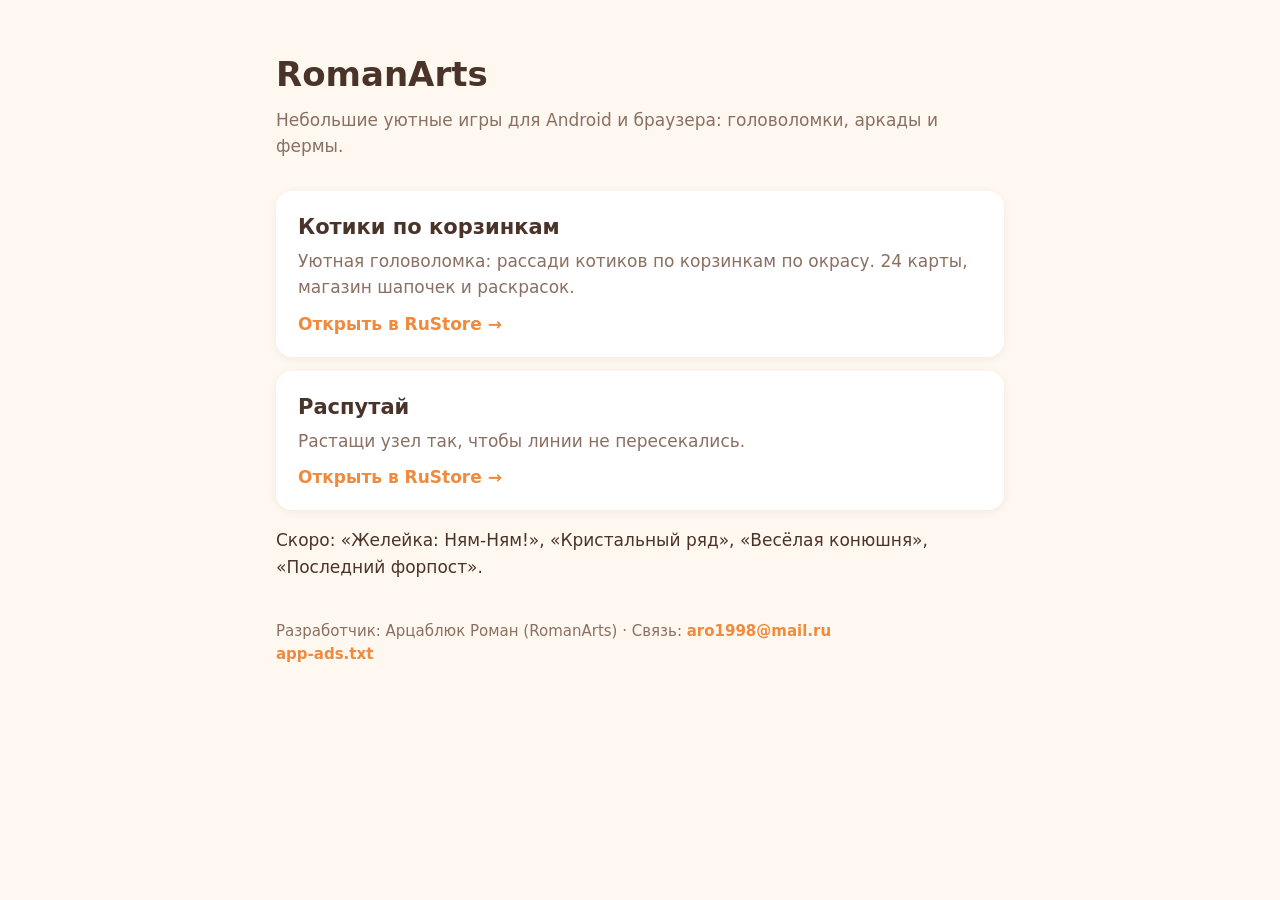
<file: index.html>
<!doctype html>
<html lang="ru">
<head>
<meta charset="utf-8">
<meta name="viewport" content="width=device-width, initial-scale=1">
<title>RomanArts — игры</title>
<meta name="description" content="RomanArts — разработчик казуальных игр для Android (RuStore) и Яндекс Игр.">
<style>
  :root { --bg:#fff8f0; --ink:#4a3329; --muted:#8a6f62; --card:#ffffff; --accent:#f08a3c; }
  * { box-sizing:border-box; }
  body { margin:0; background:var(--bg); color:var(--ink); font:17px/1.55 system-ui,-apple-system,"Segoe UI",Roboto,sans-serif; }
  main { max-width:760px; margin:0 auto; padding:48px 16px 64px; }
  h1 { font-size:34px; margin:0 0 6px; }
  p.lead { color:var(--muted); margin:0 0 32px; }
  .game { background:var(--card); border-radius:16px; padding:20px 22px; margin:0 0 14px; box-shadow:0 2px 10px rgba(74,51,41,.07); }
  .game h2 { font-size:21px; margin:0 0 4px; }
  .game p { margin:0 0 10px; color:var(--muted); }
  a { color:var(--accent); font-weight:600; text-decoration:none; }
  a:hover { text-decoration:underline; }
  footer { margin-top:40px; color:var(--muted); font-size:15px; }
</style>
</head>
<body>
<main>
  <h1>RomanArts</h1>
  <p class="lead">Небольшие уютные игры для Android и браузера: головоломки, аркады и фермы.</p>

  <div class="game">
    <h2>Котики по корзинкам</h2>
    <p>Уютная головоломка: рассади котиков по корзинкам по окрасу. 24 карты, магазин шапочек и раскрасок.</p>
    <a href="https://www.rustore.ru/catalog/app/ru.romanarts.catsort">Открыть в RuStore →</a>
  </div>

  <div class="game">
    <h2>Распутай</h2>
    <p>Растащи узел так, чтобы линии не пересекались.</p>
    <a href="https://www.rustore.ru/catalog/app/com.romanarts.untangle">Открыть в RuStore →</a>
  </div>

  <p>Скоро: «Желейка: Ням-Ням!», «Кристальный ряд», «Весёлая конюшня», «Последний форпост».</p>

  <footer>
    Разработчик: Арцаблюк Роман (RomanArts) · Связь: <a href="mailto:aro1998@mail.ru">aro1998@mail.ru</a><br>
    <a href="app-ads.txt">app-ads.txt</a>
  </footer>
</main>
</body>
</html>
</file>
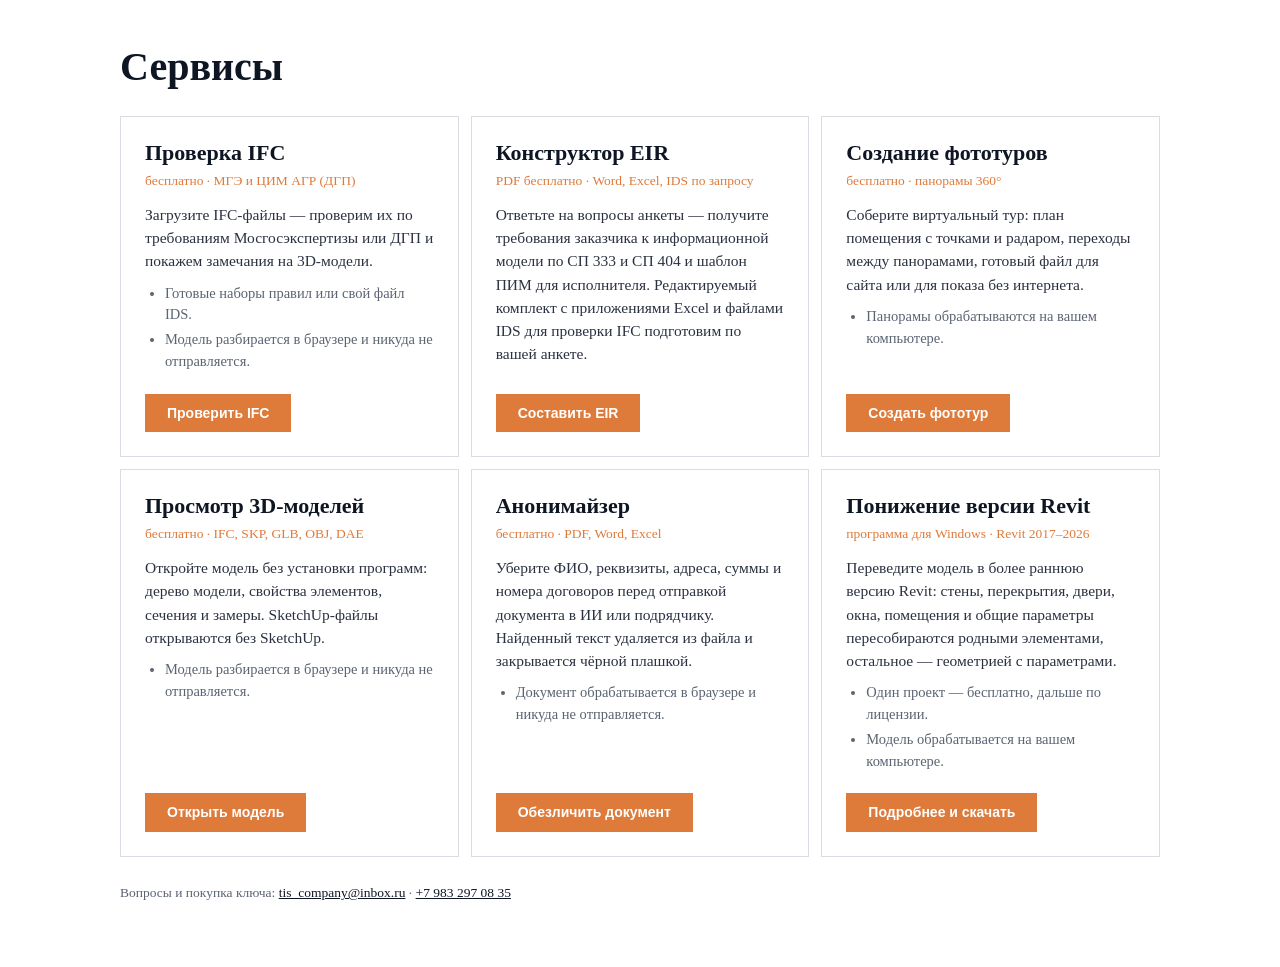
<file: services/index.html>
<!DOCTYPE html>
<html lang="ru">
<head>
<meta charset="utf-8">
<meta name="viewport" content="width=device-width, initial-scale=1">
<title>Сервисы — ТИС</title>
<meta name="description" content="Онлайн-сервисы компании «Технологии Интеллектуального Строительства»: проверка IFC, конструктор EIR, создание виртуальных фототуров, просмотр 3D-моделей, обезличивание документов и понижение версии Revit.">
<link rel="icon" href="data:,">
<style>
:root{--ink:#0f1623;--muted:#5b6472;--line:#d9dde3;--acc:#de7a3a}
*{box-sizing:border-box}
body{margin:0;background:#fff;color:var(--ink);font:17px/1.5 Georgia,"Times New Roman",Times,serif}
main{max-width:1088px;margin:0 auto;padding:44px 24px 64px}
.kicker{margin:0 0 10px;font-size:13px;letter-spacing:.14em;text-transform:uppercase;color:var(--muted)}
h1{margin:0 0 26px;font-size:40px;line-height:1.15;font-weight:700}
.lead{margin:0 0 30px;max-width:760px;color:#2a3140}
.cards{display:grid;grid-template-columns:repeat(auto-fit,minmax(320px,1fr));gap:12px}
.card{display:flex;flex-direction:column;padding:22px 24px 24px;border:1px solid var(--line);background:#fff;text-decoration:none;color:inherit;transition:border-color .15s}
.card:hover{border-color:var(--acc)}
.card h2{margin:0 0 4px;font-size:22px;line-height:1.25}
.card .sub{margin:0 0 12px;font-size:13.5px;color:var(--acc)}
.card p{margin:0 0 10px;font-size:15.5px;color:#2a3140}
.card ul{margin:0 0 18px;padding-left:20px;font-size:14.5px;color:var(--muted)}
.card li{margin-bottom:3px}
.sp{flex:1}
.btn{display:inline-block;align-self:flex-start;padding:11px 22px;background:var(--acc);color:#fff;font:600 14px/1.2 "Segoe UI",Arial,sans-serif;text-decoration:none}
.card:hover .btn,.btn:hover{background:#c96a2e}
.note{margin:26px 0 0;font-size:13.5px;color:var(--muted)}
.note a{color:var(--ink)}
@media(max-width:640px){h1{font-size:30px}main{padding-top:28px}}
</style>
</head>
<body>
<main>
  <h1>Сервисы</h1>
  <div class="cards">
    <a class="card" href="https://tiscompany.ru/ifc-check" target="_top">
      <h2>Проверка IFC</h2>
      <p class="sub">бесплатно · МГЭ и ЦИМ АГР (ДГП)</p>
      <p>Загрузите IFC-файлы — проверим их по требованиям Мосгосэкспертизы или ДГП и покажем замечания на 3D-модели.</p>
      <ul>
        <li>Готовые наборы правил или свой файл IDS.</li>
        <li>Модель разбирается в браузере и никуда не отправляется.</li>
      </ul>
      <div class="sp"></div>
      <span class="btn">Проверить IFC</span>
    </a>
    <a class="card" href="eir/?v=2">
      <h2>Конструктор EIR</h2>
      <p class="sub">PDF бесплатно · Word, Excel, IDS по запросу</p>
      <p>Ответьте на вопросы анкеты — получите требования заказчика к информационной модели по СП 333 и СП 404 и шаблон ПИМ для исполнителя. Редактируемый комплект с приложениями Excel и файлами IDS для проверки IFC подготовим по вашей анкете.</p>
      <div class="sp"></div>
      <span class="btn">Составить EIR</span>
    </a>
    <a class="card" href="phototour/?v=20261111b">
      <h2>Создание фототуров</h2>
      <p class="sub">бесплатно · панорамы 360°</p>
      <p>Соберите виртуальный тур: план помещения с точками и радаром, переходы между панорамами, готовый файл для сайта или для показа без интернета.</p>
      <ul>
        <li>Панорамы обрабатываются на вашем компьютере.</li>
      </ul>
      <div class="sp"></div>
      <span class="btn">Создать фототур</span>
    </a>
    <a class="card" href="viewer/?v=4">
      <h2>Просмотр 3D-моделей</h2>
      <p class="sub">бесплатно · IFC, SKP, GLB, OBJ, DAE</p>
      <p>Откройте модель без установки программ: дерево модели, свойства элементов, сечения и замеры. SketchUp-файлы открываются без SketchUp.</p>
      <ul>
        <li>Модель разбирается в браузере и никуда не отправляется.</li>
      </ul>
      <div class="sp"></div>
      <span class="btn">Открыть модель</span>
    </a>
    <a class="card" href="anonymizer/?v=4">
      <h2>Анонимайзер</h2>
      <p class="sub">бесплатно · PDF, Word, Excel</p>
      <p>Уберите ФИО, реквизиты, адреса, суммы и номера договоров перед отправкой документа в ИИ или подрядчику. Найденный текст удаляется из файла и закрывается чёрной плашкой.</p>
      <ul>
        <li>Документ обрабатывается в браузере и никуда не отправляется.</li>
      </ul>
      <div class="sp"></div>
      <span class="btn">Обезличить документ</span>
    </a>
    <a class="card" href="revit-downgrade/?v=1">
      <h2>Понижение версии Revit</h2>
      <p class="sub">программа для Windows · Revit 2017–2026</p>
      <p>Переведите модель в более раннюю версию Revit: стены, перекрытия, двери, окна, помещения и общие параметры пересобираются родными элементами, остальное — геометрией с параметрами.</p>
      <ul>
        <li>Один проект — бесплатно, дальше по лицензии.</li>
        <li>Модель обрабатывается на вашем компьютере.</li>
      </ul>
      <div class="sp"></div>
      <span class="btn">Подробнее и скачать</span>
    </a>
  </div>
  <p class="note">Вопросы и покупка ключа: <a href="mailto:tis_company@inbox.ru">tis_company@inbox.ru</a> · <a href="tel:+79832970835">+7 983 297 08 35</a></p>
</main>
</body>
</html>
</file>
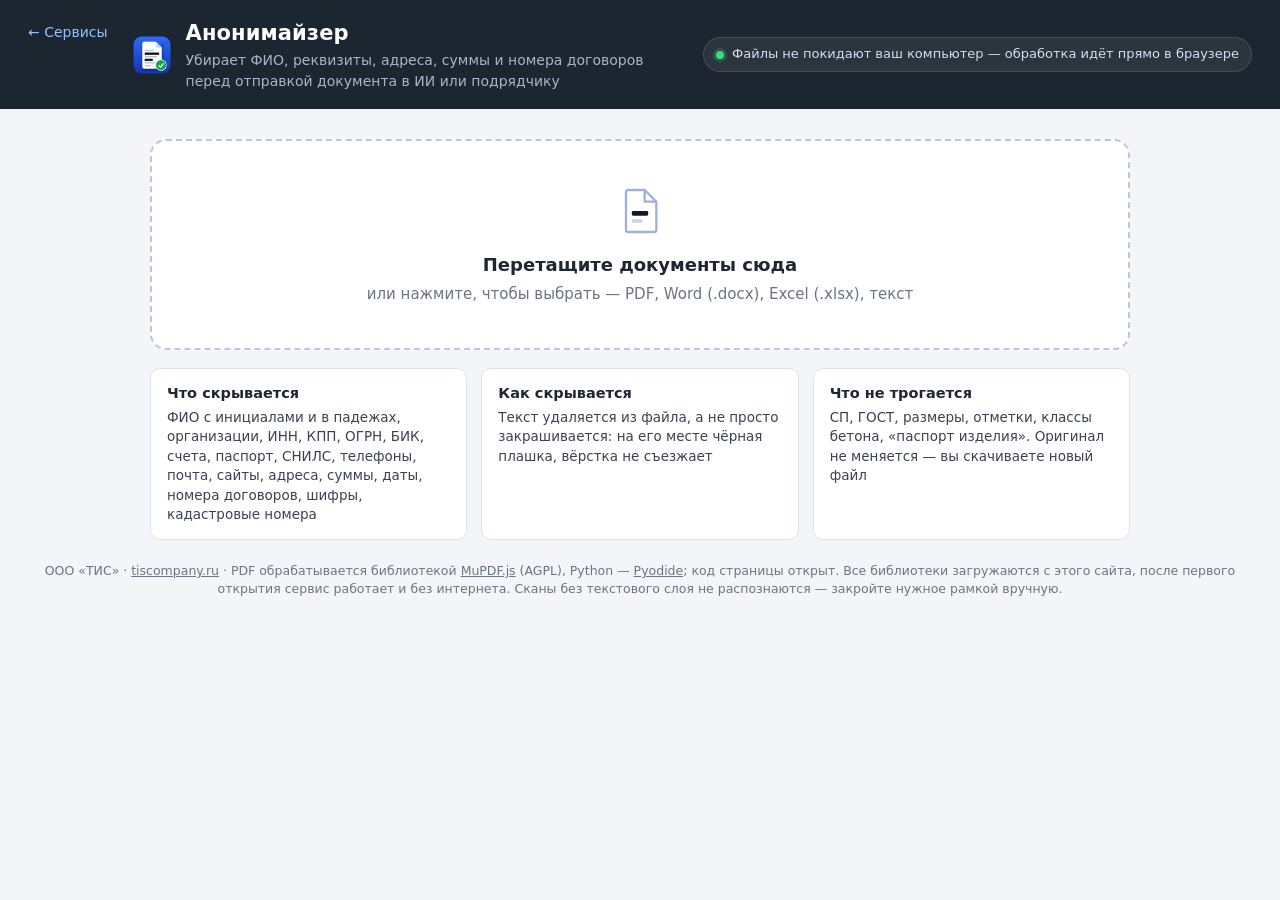
<file: services/anonymizer/index.html>
<!DOCTYPE html>
<html lang="ru">
<head>
<meta charset="utf-8">
<meta name="viewport" content="width=device-width, initial-scale=1">
<title>Анонимайзер — ТИС</title>
<meta name="description" content="Обезличивание документов перед отправкой в ИИ: ФИО, реквизиты, адреса, суммы и номера договоров удаляются из PDF, Word и Excel прямо в браузере. Файлы никуда не отправляются.">
<link rel="icon" type="image/png" href="icon.png">
<link rel="apple-touch-icon" href="icon-180.png">
<link rel="stylesheet" href="style.css?v=2">
</head>
<body>
<header class="top">
  <a class="back" href="../" title="Все сервисы">← Сервисы</a>
  <div class="brand">
    <img class="logo" src="icon.png" alt="" width="40" height="40">
    <div>
      <h1>Анонимайзер</h1>
      <p>Убирает ФИО, реквизиты, адреса, суммы и номера договоров перед отправкой документа в ИИ или подрядчику</p>
    </div>
  </div>
  <div class="privacy"><span class="dot"></span>Файлы не покидают ваш компьютер — обработка идёт прямо в браузере</div>
</header>

<main>
  <!-- стартовый экран -->
  <section id="start" class="start">
    <label id="drop" class="drop">
      <input id="pick" type="file" multiple accept=".pdf,.docx,.xlsx,.xlsm,.txt,.md,.csv">
      <div class="drop-ico">
        <svg viewBox="0 0 48 48" aria-hidden="true"><path d="M14 6h14l10 10v24a2 2 0 0 1-2 2H14a2 2 0 0 1-2-2V8a2 2 0 0 1 2-2Z" fill="#fff" stroke="#9fb3d9" stroke-width="2"/><path d="M28 6v10h10" fill="none" stroke="#9fb3d9" stroke-width="2"/><rect x="17" y="24" width="14" height="4" rx="1" fill="#0f1a33"/><rect x="17" y="31" width="9" height="3" rx="1" fill="#c9d4ea"/></svg>
      </div>
      <b>Перетащите документы сюда</b>
      <span>или нажмите, чтобы выбрать — PDF, Word (.docx), Excel (.xlsx), текст</span>
    </label>
    <ul class="facts">
      <li><b>Что скрывается</b>ФИО с инициалами и в падежах, организации, ИНН, КПП, ОГРН, БИК, счета, паспорт, СНИЛС, телефоны, почта, сайты, адреса, суммы, даты, номера договоров, шифры, кадастровые номера</li>
      <li><b>Как скрывается</b>Текст удаляется из файла, а не просто закрашивается: на его месте чёрная плашка, вёрстка не съезжает</li>
      <li><b>Что не трогается</b>СП, ГОСТ, размеры, отметки, классы бетона, «паспорт изделия». Оригинал не меняется — вы скачиваете новый файл</li>
    </ul>
    <div id="boot" class="boot hidden"><div class="bar"><i></i></div><span id="bootText">Загружаю модуль обработки…</span></div>
  </section>

  <!-- рабочее окно -->
  <section id="work" class="work hidden">
    <div class="toolbar">
      <label class="btn primary" for="pick2">＋ Добавить файлы<input id="pick2" type="file" multiple accept=".pdf,.docx,.xlsx,.xlsm,.txt,.md,.csv" hidden></label>
      <button class="btn" id="btnRules">Что скрывать…</button>
      <button class="btn" id="btnUndo" title="Ctrl+Z">↶ Отменить</button>
      <span class="grow"></span>
      <label class="switch"><input type="checkbox" id="asResult"><span></span>Как будет в результате</label>
      <button class="btn primary" id="btnApply">Обезличить →</button>
    </div>
    <div class="cols">
      <aside class="panel files">
        <div class="ph">Документы</div>
        <ul id="fileList"></ul>
        <div class="hint">Рамка мышью на листе PDF — закрыть область вручную. Клик по подсветке — оставить значение.</div>
      </aside>
      <section class="panel viewer">
        <div class="vh">
          <span id="docTitle" class="doc-title">—</span>
          <span class="grow"></span>
          <span id="pageInfo" class="muted"></span>
          <div class="zoom">
            <button class="btn tool" id="zOut" title="Уменьшить">−</button>
            <span id="zLbl">по ширине</span>
            <button class="btn tool" id="zIn" title="Увеличить">+</button>
            <button class="btn tool" id="zFit">По ширине</button>
          </div>
        </div>
        <div id="warn" class="warn hidden"></div>
        <div id="view" class="view"></div>
      </section>
      <aside class="panel found">
        <div class="ph"><span>Что будет скрыто</span><span id="foundCount" class="muted"></span></div>
        <div id="foundList" class="found-list"></div>
      </aside>
    </div>
    <div id="status" class="status">Готово</div>
  </section>
</main>

<!-- настройки -->
<dialog id="dlgRules">
  <form method="dialog">
    <h2>Что скрывать</h2>
    <div id="catBoxes" class="cats"></div>
    <label class="lbl">Свои слова и фразы — по одной в строке (название объекта, фамилия без инициалов, шифр):</label>
    <textarea id="manualWords" rows="5" placeholder="Например:&#10;ЖК «Северный»&#10;Петров"></textarea>
    <div class="dlg-bar"><button class="btn" value="cancel">Отмена</button><button class="btn primary" id="rulesOk" value="ok">Применить</button></div>
  </form>
</dialog>

<!-- результат -->
<dialog id="dlgDone">
  <form method="dialog">
    <h2>Готово</h2>
    <div id="doneList"></div>
    <div class="dlg-bar"><button class="btn" value="close">Закрыть</button><button class="btn primary" id="dlZip" type="button">Скачать всё (.zip)</button></div>
  </form>
</dialog>

<footer class="foot">
  ООО «ТИС» · <a href="https://tiscompany.ru" target="_blank" rel="noopener">tiscompany.ru</a> ·
  PDF обрабатывается библиотекой <a href="https://github.com/ArtifexSoftware/mupdf.js" target="_blank" rel="noopener">MuPDF.js</a> (AGPL), Python — <a href="https://pyodide.org" target="_blank" rel="noopener">Pyodide</a>; код страницы открыт.
  Все библиотеки загружаются с этого сайта, после первого открытия сервис работает и без интернета.
  Сканы без текстового слоя не распознаются — закройте нужное рамкой вручную.
</footer>

<script>window.APP_VERSION = "2";</script>
<script type="module" src="app.js?v=2"></script>
</body>
</html>
</file>
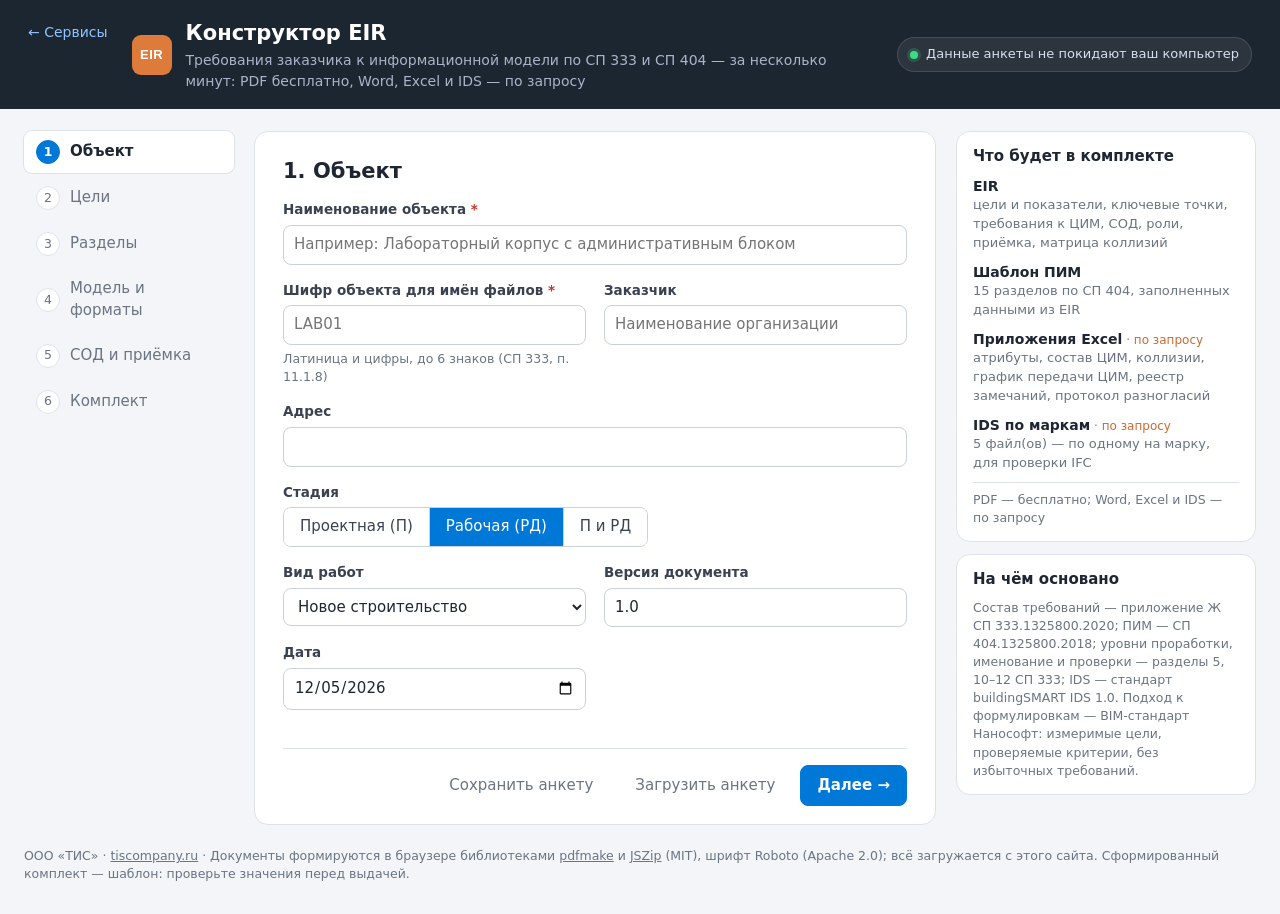
<file: services/eir/index.html>
<!DOCTYPE html>
<html lang="ru">
<head>
<meta charset="utf-8">
<meta name="viewport" content="width=device-width, initial-scale=1">
<title>Конструктор EIR — ТИС</title>
<meta name="description" content="Требования заказчика к информационной модели (EIR) по анкете: документ EIR и шаблон ПИМ по СП 333 и СП 404 в PDF бесплатно; Word, Excel и файлы IDS для проверки IFC — по запросу. Работает в браузере, данные никуда не отправляются.">
<link rel="icon" href="data:,">
<link rel="stylesheet" href="style.css?v=2">
</head>
<body>
<header class="top">
  <a class="back" href="../" title="Все сервисы">← Сервисы</a>
  <div class="brand">
    <div class="logo">EIR</div>
    <div>
      <h1>Конструктор EIR</h1>
      <p>Требования заказчика к информационной модели по СП 333 и СП 404 — за несколько минут: PDF бесплатно, Word, Excel и IDS — по запросу</p>
    </div>
  </div>
  <div class="privacy"><span class="dot"></span>Данные анкеты не покидают ваш компьютер</div>
</header>

<div class="wrap">
  <nav class="steps" id="steps"></nav>

  <main id="form">
    <!-- 1 -->
    <section class="step" data-step="1" data-title="Объект">
      <h2>1. Объект</h2>
      <div class="grid2">
        <label class="f wide"><span>Наименование объекта <b>*</b></span><input id="o_name" placeholder="Например: Лабораторный корпус с административным блоком"></label>
        <label class="f"><span>Шифр объекта для имён файлов <b>*</b></span><input id="o_code" maxlength="6" placeholder="LAB01"><small>Латиница и цифры, до 6 знаков (СП 333, п. 11.1.8)</small></label>
        <label class="f"><span>Заказчик</span><input id="o_customer" placeholder="Наименование организации"></label>
        <label class="f wide"><span>Адрес</span><input id="o_address"></label>
      </div>
      <div class="f"><span>Стадия</span>
        <div class="seg" id="o_stage">
          <button data-v="P">Проектная (П)</button><button data-v="RD">Рабочая (РД)</button><button data-v="PRD">П и РД</button>
        </div>
      </div>
      <div class="grid2">
        <label class="f"><span>Вид работ</span><select id="o_work"><option value="new">Новое строительство</option><option value="recon">Реконструкция</option><option value="cap">Капитальный ремонт</option></select></label>
        <label class="f" id="expWrap"><span>Экспертиза проектной документации с ЦИМ</span><select id="o_expertise"><option value="none">Не требуется</option><option value="gos">Государственная</option><option value="neg">Негосударственная</option></select></label>
        <label class="f"><span>Версия документа</span><input id="o_version"></label>
        <label class="f"><span>Дата</span><input id="o_date" type="date"></label>
      </div>
    </section>

    <!-- 2 -->
    <section class="step" data-step="2" data-title="Цели">
      <h2>2. Цели и задачи</h2>
      <p class="hint">Отметьте, зачем заказчику модель. Каждое требование документа привязывается к цели: от выбранных целей зависят атрибуты, проверки и лист объёмов.</p>
      <div id="goals" class="cards"></div>
    </section>

    <!-- 3 -->
    <section class="step" data-step="3" data-title="Разделы">
      <h2>3. Разделы (марки)</h2>
      <p class="hint">Для каждой марки в документ попадёт состав элементов с классами IFC, а в комплект — отдельный файл IDS.</p>
      <div class="row-btns"><button class="btn sm" id="mAll">Выбрать все</button><button class="btn sm" id="mNone">Снять все</button></div>
      <div id="marks"></div>
    </section>

    <!-- 4 -->
    <section class="step" data-step="4" data-title="Модель и форматы">
      <h2>4. Модель и форматы</h2>
      <label class="chk"><input type="checkbox" id="mid"><span><b>Промежуточные передачи для координации</b><small>Помимо итоговой ЦИМ, исполнитель регулярно передаёт модель в работе; для неё задаётся сокращённый состав элементов</small></span></label>
      <div class="grid2">
        <label class="f"><span>Префикс набора свойств проекта</span><input id="prefix" maxlength="16"><small>Набор свойств: <i id="psetPrev"></i></small></label>
        <div class="f wide"><span>Вид выгрузки IFC4</span>
          <div class="seg" id="mvd"><button data-v="RV">Reference View</button><button data-v="DT">Design Transfer View</button></div>
          <small id="mvdHint"></small>
        </div>
      </div>
      <label class="chk"><input type="checkbox" id="ksi"><span><b>Классификация по КСИ</b><small>Код классификатора передаётся через IfcClassificationReference и проверяется в IDS</small></span></label>
      <label class="f narrow" id="ksiWrap"><span>Имя системы классификации в IFC</span><input id="ksiSystem"></label>
      <label class="chk"><input type="checkbox" id="native"><span><b>Передавать исходный формат</b><small>Вместе с IFC — файлы ПО разработки со связями</small></span></label>
      <div class="f"><span>ПО разработки</span><div id="soft" class="pills"></div></div>
      <label class="f narrow"><span>Версия основного ПО (две цифры)</span><input id="softVer" maxlength="4"><small>Для имён файлов: AR25 — Autodesk Revit 2025</small></label>
      <div class="grid2">
        <label class="f"><span>Система координат</span><input id="coords"></label>
        <label class="f"><span>Высотная привязка</span><input id="zero"></label>
      </div>
    </section>

    <!-- 5 -->
    <section class="step" data-step="5" data-title="СОД и приёмка">
      <h2>5. Среда общих данных и приёмка</h2>
      <div class="f"><span>Кто организует СОД</span>
        <div class="seg" id="cdeOwner"><button data-v="C">Заказчик</button><button data-v="E">Исполнитель</button></div>
      </div>
      <div class="grid3">
        <label class="f"><span>Платформа СОД</span><input id="cdePlatform" placeholder="Например: Pilot-BIM"></label>
        <label class="f"><span>Обновление модели, раз в … нед.</span><input id="cdeWeeks" type="number" min="1" max="8"></label>
        <label class="f"><span>Совещания, раз в … нед.</span><input id="cdeMeet" type="number" min="1" max="8"></label>
      </div>
      <h3>Критерии приёмки</h3>
      <div class="grid3">
        <label class="f"><span>Допуск коллизий, мм</span><input id="tol" type="number" min="0" max="200"><small>Стандарт Нанософт рекомендует не менее 20 мм</small></label>
        <label class="f"><span>Корректные классы IFC, % элементов</span><input id="cls" type="number" min="50" max="100"></label>
        <label class="f"><span>Заполненные атрибуты, % элементов</span><input id="attr" type="number" min="50" max="100"></label>
        <label class="f"><span>Срок проверки Заказчиком, раб. дн.</span><input id="review" type="number" min="1" max="60"></label>
        <label class="f"><span>Срок устранения замечаний, раб. дн.</span><input id="fix" type="number" min="1" max="60"></label>
      </div>
      <label class="chk"><input type="checkbox" id="normCheck"><span><b>Проверка на соответствие нормативным требованиям</b><small>Табл. 12.1 СП 333. Перечень проверяемых требований исполнитель приводит в ПИМ; увеличивает объём его работ</small></span></label>
    </section>

    <!-- 6 -->
    <section class="step" data-step="6" data-title="Комплект">
      <h2>6. Комплект документов</h2>
      <div id="summary"></div>
      <div id="errors" class="errors hidden"></div>
      <div class="tiers">
        <div class="tier">
          <h4>Бесплатно</h4>
          <p>EIR и шаблон ПИМ в PDF с отметкой сервиса на каждой странице — чтобы оценить документ и согласовать подход.</p>
          <button class="btn primary" id="btnBuild">Скачать PDF (.zip)</button>
        </div>
        <div class="tier paid">
          <h4>Редактируемый комплект</h4>
          <p>EIR и ПИМ в Word без отметки, приложения Excel и файлы IDS по маркам. Подготовим по вашей анкете, при необходимости — под ваш шаблон.</p>
          <button class="btn" id="btnRequest">Запросить комплект</button>
        </div>
        <div class="tier hidden" id="tierFull">
          <h4>Полная версия</h4>
          <p>Word, Excel и IDS без отметки.</p>
          <button class="btn primary" id="btnFull">Скачать полный комплект</button>
        </div>
      </div>
      <p id="buildState" class="muted state"></p>
      <div id="reqHelp" class="req hidden">Файл анкеты сохранён в загрузки. Приложите его к письму на <a href="mailto:tis_company@inbox.ru">tis_company@inbox.ru</a> — письмо открылось в почтовой программе. Если не открылось, напишите на этот адрес или позвоните: +7 983 297 08 35.</div>
    </section>

    <div class="nav">
      <button class="btn" id="prev">← Назад</button>
      <span class="grow"></span>
      <button class="btn ghost" id="saveJson" title="Сохранить ответы в файл">Сохранить анкету</button>
      <label class="btn ghost" title="Загрузить ранее сохранённые ответы">Загрузить анкету<input type="file" id="loadJson" accept=".json" hidden></label>
      <button class="btn primary" id="next">Далее →</button>
    </div>
  </main>

  <aside class="side">
    <div class="box">
      <div class="bh">Что будет в комплекте</div>
      <ul class="kit">
        <li><b>EIR</b>цели и показатели, ключевые точки, требования к ЦИМ, СОД, роли, приёмка, матрица коллизий</li>
        <li><b>Шаблон ПИМ</b>15 разделов по СП 404, заполненных данными из EIR</li>
        <li class="pd"><b>Приложения Excel</b>атрибуты, состав ЦИМ, коллизии, график передачи ЦИМ, реестр замечаний, протокол разногласий</li>
        <li class="pd"><b>IDS по маркам</b><span id="sideIds">машиночитаемые требования для проверки IFC</span></li>
        <li class="leg">PDF — бесплатно; Word, Excel и IDS — по запросу</li>
      </ul>
    </div>
    <div class="box muted-box">
      <div class="bh">На чём основано</div>
      <p>Состав требований — приложение Ж СП 333.1325800.2020; ПИМ — СП 404.1325800.2018; уровни проработки, именование и проверки — разделы 5, 10–12 СП 333; IDS — стандарт buildingSMART IDS 1.0. Подход к формулировкам — BIM-стандарт Нанософт: измеримые цели, проверяемые критерии, без избыточных требований.</p>
    </div>
  </aside>
</div>

<footer class="foot">ООО «ТИС» · <a href="https://tiscompany.ru" target="_blank" rel="noopener">tiscompany.ru</a> · Документы формируются в браузере библиотеками <a href="http://pdfmake.org" target="_blank" rel="noopener">pdfmake</a> и <a href="https://stuk.github.io/jszip/" target="_blank" rel="noopener">JSZip</a> (MIT), шрифт Roboto (Apache 2.0); всё загружается с этого сайта. Сформированный комплект — шаблон: проверьте значения перед выдачей.</footer>

<script src="lib/jszip.min.js"></script>
<script src="lib/pdfmake.min.js"></script>
<script src="lib/vfs_fonts.js"></script>
<script src="data.js?v=4"></script>
<script src="build.js?v=4"></script>
<script src="pdf.js?v=4"></script>
<script src="app.js?v=2"></script>
</body>
</html>
</file>
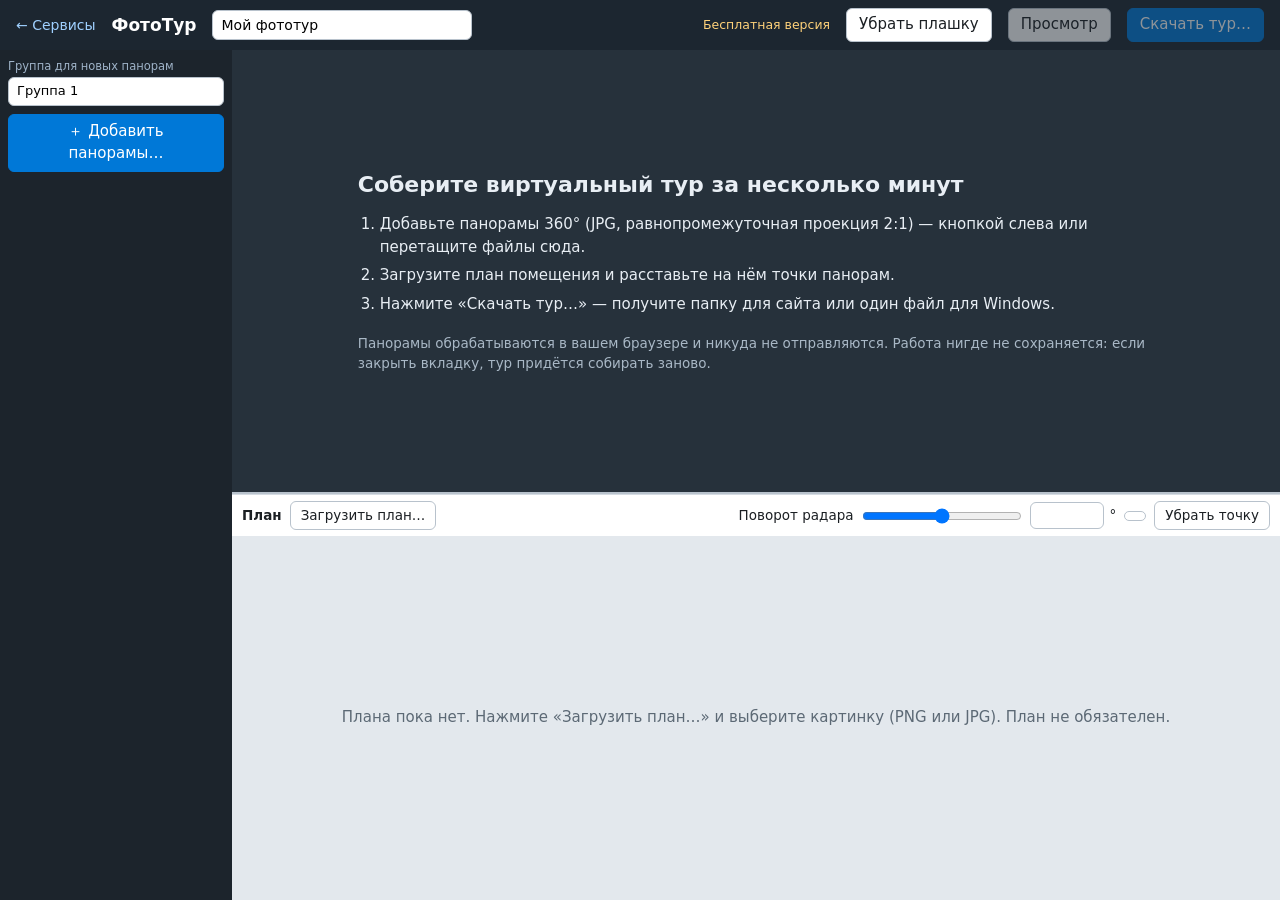
<file: services/phototour/index.html>
<!DOCTYPE html>
<html lang="ru">
<head>
<meta charset="utf-8">
<meta name="viewport" content="width=device-width, initial-scale=1">
<title>ФотоТур — создание виртуальных туров онлайн</title>
<meta name="description" content="Соберите виртуальный тур из панорам 360° прямо в браузере: план помещения, точки, экспорт для сайта или одним файлом.">
<link rel="icon" href="data:,">
<link rel="stylesheet" href="player/player.css">
<link rel="stylesheet" href="editor.css">
<link rel="stylesheet" href="edit.css">
<link rel="stylesheet" href="app.css">
</head>
<body class="ed">
<header>
  <a href="../" title="Все сервисы">← Сервисы</a>
  <h1>ФотоТур</h1>
  <input id="tname" value="Мой фототур" maxlength="80" title="Название тура" autocomplete="off">
  <span id="status"></span>
  <span id="lic"></span>
  <button id="btnKey">Ввести ключ</button>
  <button id="btnView" disabled>Просмотр</button>
  <button id="btnExport" class="primary" disabled>Скачать тур…</button>
</header>
<div id="job" hidden></div>
<div class="ed-body">
  <aside id="side">
    <label class="grp">Группа для новых панорам<input id="grp" value="Группа 1" maxlength="60" autocomplete="off"></label>
    <button id="btnAdd" class="primary">＋ Добавить панорамы…</button>
    <div id="list"></div>
  </aside>
  <section class="ed-main">
    <div class="ed-view">
      <div id="viewer"><div id="welcome">
        <h2>Соберите виртуальный тур за несколько минут</h2>
        <ol>
          <li>Добавьте панорамы 360° (JPG, равнопромежуточная проекция 2:1) — кнопкой слева или перетащите файлы сюда.</li>
          <li>Загрузите план помещения и расставьте на нём точки панорам.</li>
          <li>Нажмите «Скачать тур…» — получите папку для сайта или один файл для Windows.</li>
        </ol>
        <p>Панорамы обрабатываются в вашем браузере и никуда не отправляются. Работа нигде не сохраняется: если закрыть вкладку, тур придётся собирать заново.</p>
      </div></div>
      <div class="ed-pano" id="panoBar" hidden>
        <label>Название <input id="panoName" autocomplete="off"></label>
        <button id="btnStartView" title="Текущий поворот и масштаб станут видом, с которого открывается эта панорама">Запомнить текущий вид</button>
        <button id="btnStartPano" title="С этой панорамы будет открываться тур">Сделать первой в туре</button>
        <button id="btnPanoDel" class="danger">Убрать панораму</button>
        <span id="panoInfo"></span>
      </div>
    </div>
    <div class="ed-plan">
      <div class="ed-plan-bar">
        <b>План</b>
        <button id="btnPlan">Загрузить план…</button>
        <span id="planHint"></span>
        <span class="grow"></span>
        <label id="lblHead" title="Поверните панораму к заметному ориентиру и вращайте, пока сектор на плане не покажет в ту же сторону">Поворот радара <input id="head" type="range" min="-180" max="180" step="1"><input id="headN" type="number" min="-180" max="180" step="0.1">°</label>
        <button id="btnPtView"></button>
        <button id="btnPtDel">Убрать точку</button>
      </div>
      <div id="planWrap"><div id="planEmpty">Плана пока нет. Нажмите «Загрузить план…» и выберите картинку (PNG или JPG). План не обязателен.</div>
        <div id="planImg" hidden><img id="planPic" alt="" draggable="false"><svg id="cone" viewBox="-100 -100 200 200"><path d=""/></svg><div id="pts"></div></div>
      </div>
    </div>
  </section>
</div>
<input id="fPanos" type="file" accept="image/jpeg,image/png,image/webp" multiple hidden>
<input id="fPlan" type="file" accept="image/png,image/jpeg,image/webp" hidden>
<div id="preview" hidden><div id="pvStage"></div><button id="pvClose">← Вернуться в редактор</button></div>

<dialog id="dKey"><form method="dialog">
  <h2>Лицензия</h2>
  <p>В бесплатной версии на готовом туре по всей панораме идёт полупрозрачный диагональный водяной знак «ФотоТур · бесплатная версия» и плашка со ссылкой на нас. Ключ убирает и то и другое.</p>
  <p>Чтобы купить ключ, напишите нам: <a href="mailto:tis_company@inbox.ru?subject=%D0%9A%D0%BB%D1%8E%D1%87%20%D0%A4%D0%BE%D1%82%D0%BE%D0%A2%D1%83%D1%80">tis_company@inbox.ru</a> или позвоните <a href="tel:+79832970835">+7 983 297 08 35</a>.</p>
  <label class="fld">Ключ<input id="keyIn" autocomplete="off" spellcheck="false" placeholder="Вставьте ключ целиком"></label>
  <div id="keyMsg" class="note"></div>
  <div class="row"><span></span><button value="cancel">Закрыть</button><button type="button" id="keyOk" class="primary">Применить ключ</button></div>
</form></dialog>

<dialog id="dExp"><form method="dialog">
  <h2>Скачать тур</h2>
  <label class="fld">Имя файла<input id="expName" autocomplete="off" maxlength="80"></label>
  <div class="opt"><button type="button" id="expZip" class="primary">Архив для сайта (.zip)</button><span>Распакуйте и загрузите папку на любой хостинг — тур откроется по ссылке.</span></div>
  <div class="opt"><button type="button" id="expExe" class="primary">Один файл для Windows (.exe)</button><span>Двойной клик — тур открывается в браузере. Интернет не нужен.</span></div>
  <div id="expMsg" class="note"></div>
  <div class="row"><span></span><button value="cancel">Закрыть</button></div>
</form></dialog>

<script src="player/player.js"></script>
<script src="license-pub.js"></script>
<script src="app.js?v=20261111b"></script>
</body>
</html>
</file>
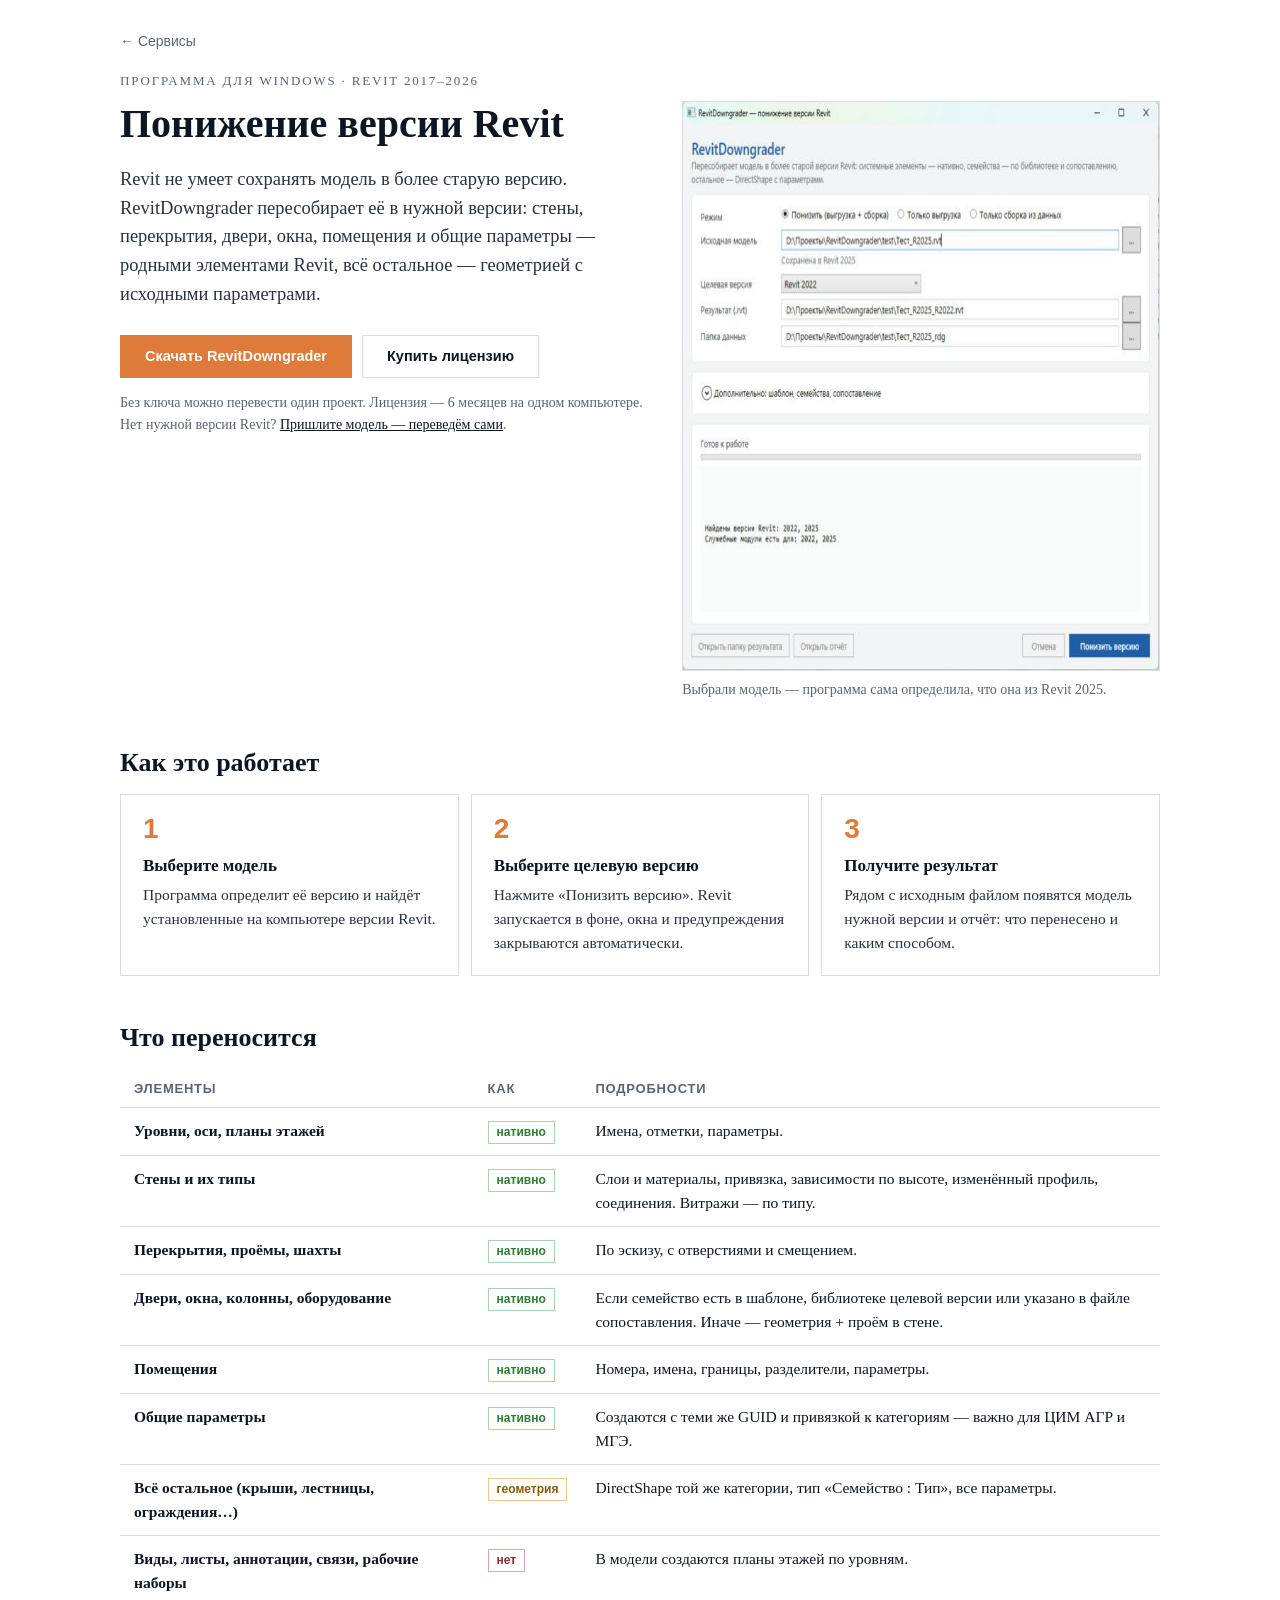
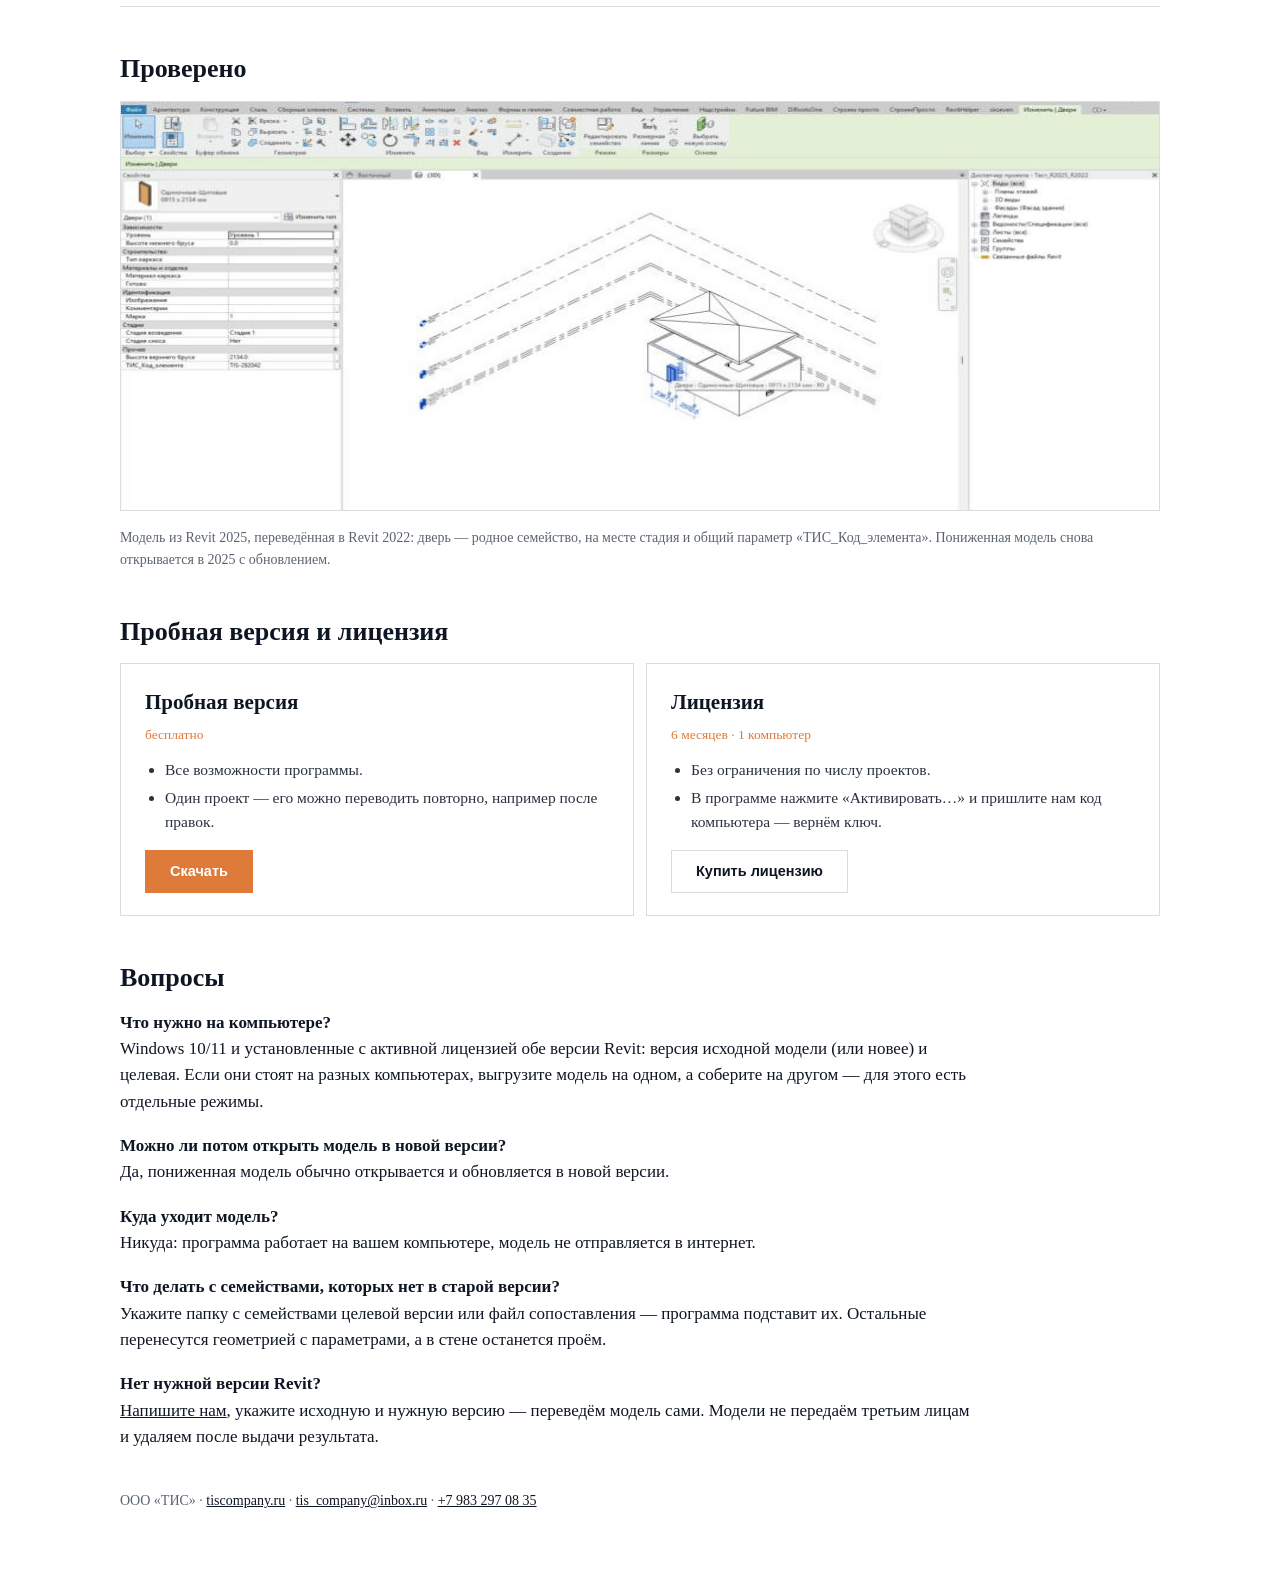
<file: services/revit-downgrade/index.html>
<!DOCTYPE html>
<html lang="ru">
<head>
<meta charset="utf-8">
<meta name="viewport" content="width=device-width, initial-scale=1">
<title>Понижение версии Revit — ТИС</title>
<meta name="description" content="RevitDowngrader — перевод моделей Revit в более раннюю версию (2017–2026): стены, перекрытия, двери, окна, помещения и общие параметры пересобираются нативно, остальное — DirectShape с параметрами.">
<link rel="icon" href="data:,">
<style>
:root{--ink:#0f1623;--muted:#5b6472;--line:#d9dde3;--acc:#de7a3a;--soft:#f6f7f9}
*{box-sizing:border-box}
body{margin:0;background:#fff;color:var(--ink);font:17px/1.55 Georgia,"Times New Roman",Times,serif}
main{max-width:1088px;margin:0 auto;padding:28px 24px 64px}
a{color:var(--ink)}
.back{display:inline-block;margin:0 0 22px;font:14px "Segoe UI",Arial,sans-serif;color:var(--muted);text-decoration:none}
.back:hover{color:var(--acc)}
.kicker{margin:0 0 10px;font-size:13px;letter-spacing:.14em;text-transform:uppercase;color:var(--muted)}
h1{margin:0 0 18px;font-size:40px;line-height:1.15}
h2{margin:46px 0 16px;font-size:26px;line-height:1.2}
.lead{margin:0 0 26px;max-width:800px;color:#2a3140;font-size:18.5px}
.hero{display:grid;grid-template-columns:1.05fr .95fr;gap:34px;align-items:start}
.hero img{width:100%;border:1px solid var(--line);display:block}
.cta{display:flex;flex-wrap:wrap;gap:10px;margin:6px 0 10px}
.btn{display:inline-block;padding:12px 24px;background:var(--acc);color:#fff;font:600 14.5px/1.2 "Segoe UI",Arial,sans-serif;text-decoration:none;border:1px solid var(--acc)}
.btn:hover{background:#c96a2e;border-color:#c96a2e}
.btn.ghost{background:#fff;color:var(--ink);border-color:var(--line)}
.btn.ghost:hover{border-color:var(--acc);background:#fff}
.small{font-size:14px;color:var(--muted)}
.steps{display:grid;grid-template-columns:repeat(3,1fr);gap:12px;counter-reset:s}
.step{padding:20px 22px;border:1px solid var(--line)}
.step:before{counter-increment:s;content:counter(s);display:block;font:700 28px/1 "Segoe UI",Arial,sans-serif;color:var(--acc);margin-bottom:10px}
.step b{display:block;margin-bottom:4px}
.step p{margin:0;font-size:15.5px;color:#2a3140}
table{width:100%;border-collapse:collapse;font-size:15.5px}
th,td{text-align:left;vertical-align:top;padding:11px 14px;border-bottom:1px solid var(--line)}
th{font:600 13px "Segoe UI",Arial,sans-serif;letter-spacing:.06em;text-transform:uppercase;color:var(--muted)}
td:first-child{width:34%;font-weight:600}
.tag{display:inline-block;padding:1px 8px;font:600 12px/1.6 "Segoe UI",Arial,sans-serif;border:1px solid}
.tag.n{color:#2e7d32;border-color:#a5d6a7}
.tag.d{color:#8a5a00;border-color:#f0c78a}
.tag.x{color:#8c2b2b;border-color:#e3a5a5}
.two{display:grid;grid-template-columns:1fr 1fr;gap:12px}
.box{padding:22px 24px;border:1px solid var(--line)}
.box h3{margin:0 0 6px;font-size:21px}
.box .sub{margin:0 0 12px;font-size:13.5px;color:var(--acc)}
.box ul{margin:0 0 16px;padding-left:20px;font-size:15.5px;color:#2a3140}
.box li{margin-bottom:4px}
figure{margin:0}
figcaption{margin-top:8px;font-size:14px;color:var(--muted)}
.faq p{margin:0 0 18px;max-width:860px}
.faq b{display:block}
.note{margin:40px 0 0;font-size:14px;color:var(--muted)}
@media(max-width:820px){.hero,.two,.steps{grid-template-columns:1fr}h1{font-size:30px}}
</style>
</head>
<body>
<main>
  <a class="back" href="../">← Сервисы</a>
  <p class="kicker">Программа для Windows · Revit 2017–2026</p>

  <div class="hero">
    <div>
      <h1>Понижение версии Revit</h1>
      <p class="lead">Revit не умеет сохранять модель в более старую версию. RevitDowngrader пересобирает её в нужной версии: стены, перекрытия, двери, окна, помещения и общие параметры — родными элементами Revit, всё остальное — геометрией с исходными параметрами.</p>
      <div class="cta">
        <a class="btn" href="RevitDowngrader.zip?v=2" download>Скачать RevitDowngrader</a>
        <a class="btn ghost" href="mailto:tis_company@inbox.ru?subject=RevitDowngrader%20%E2%80%94%20%D0%BB%D0%B8%D1%86%D0%B5%D0%BD%D0%B7%D0%B8%D1%8F">Купить лицензию</a>
      </div>
      <p class="small">Без ключа можно перевести один проект. Лицензия — 6 месяцев на одном компьютере.<br>Нет нужной версии Revit? <a href="mailto:tis_company@inbox.ru?subject=%D0%9F%D0%B5%D1%80%D0%B5%D0%B2%D0%BE%D0%B4%20%D0%BC%D0%BE%D0%B4%D0%B5%D0%BB%D0%B8%20Revit">Пришлите модель — переведём сами</a>.</p>
    </div>
    <figure>
      <img src="app.jpg" alt="Окно программы RevitDowngrader" width="671" height="570">
      <figcaption>Выбрали модель — программа сама определила, что она из Revit 2025.</figcaption>
    </figure>
  </div>

  <h2>Как это работает</h2>
  <div class="steps">
    <div class="step"><b>Выберите модель</b><p>Программа определит её версию и найдёт установленные на компьютере версии Revit.</p></div>
    <div class="step"><b>Выберите целевую версию</b><p>Нажмите «Понизить версию». Revit запускается в фоне, окна и предупреждения закрываются автоматически.</p></div>
    <div class="step"><b>Получите результат</b><p>Рядом с исходным файлом появятся модель нужной версии и отчёт: что перенесено и каким способом.</p></div>
  </div>

  <h2>Что переносится</h2>
  <table>
    <tr><th>Элементы</th><th>Как</th><th>Подробности</th></tr>
    <tr><td>Уровни, оси, планы этажей</td><td><span class="tag n">нативно</span></td><td>Имена, отметки, параметры.</td></tr>
    <tr><td>Стены и их типы</td><td><span class="tag n">нативно</span></td><td>Слои и материалы, привязка, зависимости по высоте, изменённый профиль, соединения. Витражи — по типу.</td></tr>
    <tr><td>Перекрытия, проёмы, шахты</td><td><span class="tag n">нативно</span></td><td>По эскизу, с отверстиями и смещением.</td></tr>
    <tr><td>Двери, окна, колонны, оборудование</td><td><span class="tag n">нативно</span></td><td>Если семейство есть в шаблоне, библиотеке целевой версии или указано в файле сопоставления. Иначе — геометрия + проём в стене.</td></tr>
    <tr><td>Помещения</td><td><span class="tag n">нативно</span></td><td>Номера, имена, границы, разделители, параметры.</td></tr>
    <tr><td>Общие параметры</td><td><span class="tag n">нативно</span></td><td>Создаются с теми же GUID и привязкой к категориям — важно для ЦИМ АГР и МГЭ.</td></tr>
    <tr><td>Всё остальное (крыши, лестницы, ограждения…)</td><td><span class="tag d">геометрия</span></td><td>DirectShape той же категории, тип «Семейство : Тип», все параметры.</td></tr>
    <tr><td>Виды, листы, аннотации, связи, рабочие наборы</td><td><span class="tag x">нет</span></td><td>В модели создаются планы этажей по уровням.</td></tr>
  </table>

  <h2>Проверено</h2>
  <figure>
    <img src="result2022.jpg" alt="Модель, переведённая из Revit 2025 в Revit 2022" width="874" height="410" style="width:100%;border:1px solid var(--line)">
    <figcaption>Модель из Revit 2025, переведённая в Revit 2022: дверь — родное семейство, на месте стадия и общий параметр «ТИС_Код_элемента». Пониженная модель снова открывается в 2025 с обновлением.</figcaption>
  </figure>

  <h2>Пробная версия и лицензия</h2>
  <div class="two">
    <div class="box">
      <h3>Пробная версия</h3>
      <p class="sub">бесплатно</p>
      <ul>
        <li>Все возможности программы.</li>
        <li>Один проект — его можно переводить повторно, например после правок.</li>
      </ul>
      <a class="btn" href="RevitDowngrader.zip?v=2" download>Скачать</a>
    </div>
    <div class="box">
      <h3>Лицензия</h3>
      <p class="sub">6 месяцев · 1 компьютер</p>
      <ul>
        <li>Без ограничения по числу проектов.</li>
        <li>В программе нажмите «Активировать…» и пришлите нам код компьютера — вернём ключ.</li>
      </ul>
      <a class="btn ghost" href="mailto:tis_company@inbox.ru?subject=RevitDowngrader%20%E2%80%94%20%D0%BB%D0%B8%D1%86%D0%B5%D0%BD%D0%B7%D0%B8%D1%8F">Купить лицензию</a>
    </div>
  </div>

  <h2>Вопросы</h2>
  <div class="faq">
    <p><b>Что нужно на компьютере?</b>Windows 10/11 и установленные с активной лицензией обе версии Revit: версия исходной модели (или новее) и целевая. Если они стоят на разных компьютерах, выгрузите модель на одном, а соберите на другом — для этого есть отдельные режимы.</p>
    <p><b>Можно ли потом открыть модель в новой версии?</b>Да, пониженная модель обычно открывается и обновляется в новой версии.</p>
    <p><b>Куда уходит модель?</b>Никуда: программа работает на вашем компьютере, модель не отправляется в интернет.</p>
    <p><b>Что делать с семействами, которых нет в старой версии?</b>Укажите папку с семействами целевой версии или файл сопоставления — программа подставит их. Остальные перенесутся геометрией с параметрами, а в стене останется проём.</p>
    <p><b>Нет нужной версии Revit?</b><a href="mailto:tis_company@inbox.ru?subject=%D0%9F%D0%B5%D1%80%D0%B5%D0%B2%D0%BE%D0%B4%20%D0%BC%D0%BE%D0%B4%D0%B5%D0%BB%D0%B8%20Revit">Напишите нам</a>, укажите исходную и нужную версию — переведём модель сами. Модели не передаём третьим лицам и удаляем после выдачи результата.</p>
  </div>

  <p class="note">ООО «ТИС» · <a href="https://tiscompany.ru" target="_top">tiscompany.ru</a> · <a href="mailto:tis_company@inbox.ru">tis_company@inbox.ru</a> · <a href="tel:+79832970835">+7 983 297 08 35</a></p>
</main>
</body>
</html>
</file>
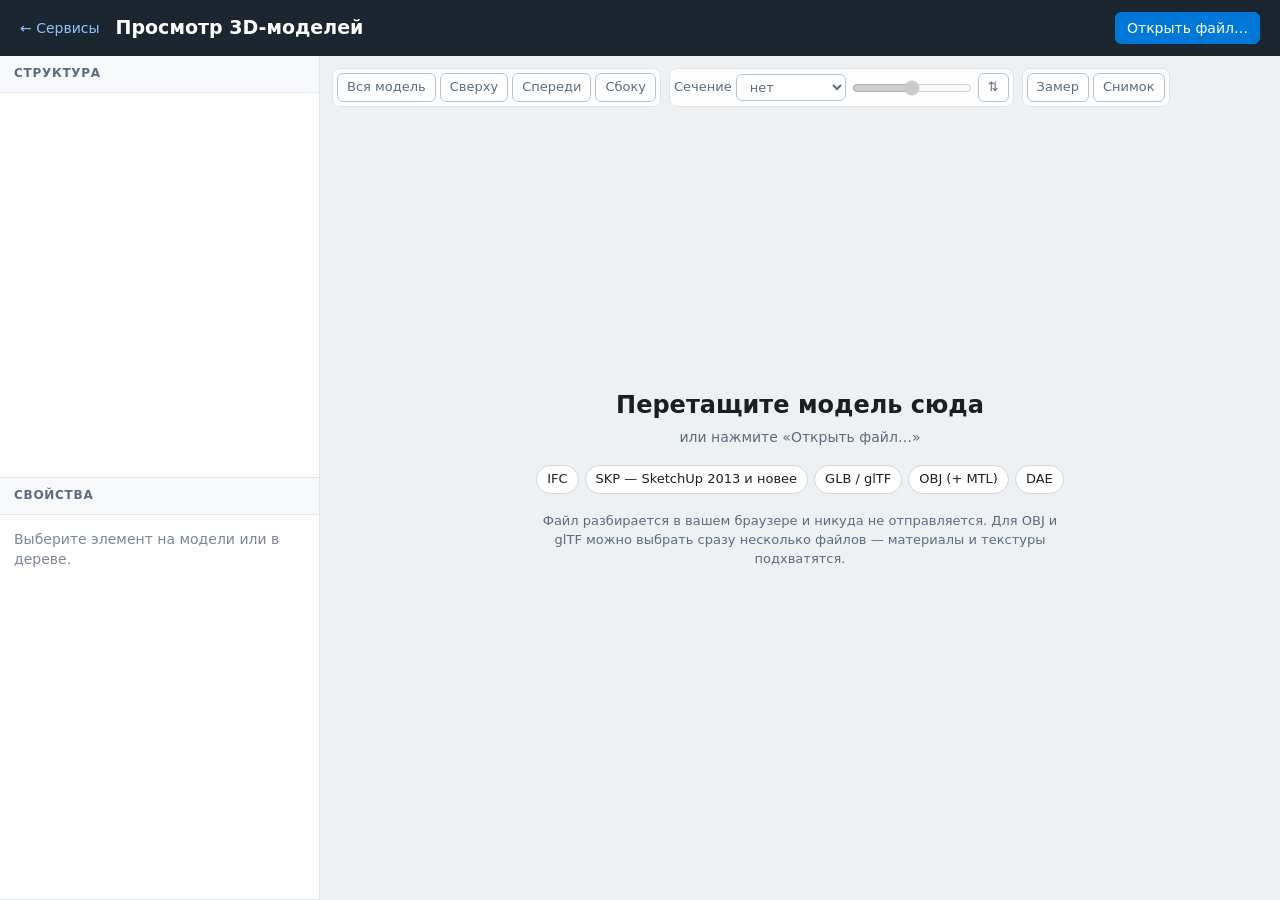
<file: services/viewer/index.html>
<!DOCTYPE html>
<html lang="ru">
<head>
<meta charset="utf-8">
<meta name="viewport" content="width=device-width, initial-scale=1">
<title>Просмотр 3D-моделей — IFC, SKP, GLB, OBJ, DAE</title>
<meta name="description" content="Откройте IFC, SketchUp (SKP), glTF/GLB, OBJ или DAE прямо в браузере: дерево модели, свойства элементов, сечения и замеры. Файл никуда не отправляется.">
<link rel="icon" href="data:,">
<link rel="stylesheet" href="viewer.css?v=3">
</head>
<body>
<header>
  <a href="../" title="Все сервисы">← Сервисы</a>
  <h1>Просмотр 3D-моделей</h1>
  <span id="info"></span>
  <span id="status"></span>
  <button id="btnOpen" class="primary">Открыть файл…</button>
</header>
<div class="body">
  <aside>
    <section class="pane"><h2>Структура</h2><div id="tree"></div></section>
    <section class="pane"><h2>Свойства</h2><div id="props"><p class="hint">Выберите элемент на модели или в дереве.</p></div></section>
  </aside>
  <main id="view">
    <div class="tools">
      <span class="grp"><button data-viewdir="iso" title="Показать всю модель (F)">Вся модель</button><button data-viewdir="top">Сверху</button><button data-viewdir="front">Спереди</button><button data-viewdir="side">Сбоку</button></span>
      <span class="grp">Сечение <select id="clipAxis"><option value="off">нет</option><option value="y">по высоте</option><option value="x">по X</option><option value="z">по Y</option></select><input id="clipPos" type="range" min="0" max="1000" value="500" disabled aria-label="Положение сечения"><button id="clipFlip" title="Развернуть сечение">⇅</button></span>
      <span class="grp"><button id="btnMeasure">Замер</button><button id="btnShot" title="Сохранить картинку">Снимок</button></span>
    </div>
    <div id="measure" hidden></div>
    <div id="welcome">
      <h2><span class="fine">Перетащите модель сюда</span><span class="coarse">Откройте модель</span></h2>
      <p><span class="fine">или нажмите «Открыть файл…»</span><span class="coarse">кнопкой «Открыть файл…» вверху</span></p>
      <ul class="fmts"><li>IFC</li><li>SKP — SketchUp 2013 и новее</li><li>GLB / glTF</li><li>OBJ (+ MTL)</li><li>DAE</li></ul>
      <p class="small">Файл разбирается в вашем браузере и никуда не отправляется. Для OBJ и glTF можно выбрать сразу несколько файлов — материалы и текстуры подхватятся.</p>
    </div>
    <div id="busy" hidden><span class="spin"></span><span id="busyText"></span></div>
  </main>
</div>
<input id="file" type="file" accept=".ifc,.skp,.glb,.gltf,.obj,.mtl,.dae,.bin,.png,.jpg,.jpeg" multiple hidden>
<!-- сборка: npm i three@0.170.0 web-ifc@0.0.66 openskp@1.5.0 esbuild; node src/patch-openskp.cjs node_modules/openskp/dist/index.mjs; esbuild src/main.js и src/skp-worker.js (см. историю коммитов) -->
<script type="module" src="viewer.js?v=4"></script>
</body>
</html>
</file>
<file: services/anonymizer/style.css>
:root {
  --bg: #f3f5f8; --panel: #fff; --line: #dde2ea; --text: #1f2633; --muted: #6b7482;
  --accent: #0078d7; --accent-h: #006cc1; --head: #1c2630; --sel: #dbe6fd; --ok: #1f8a4c; --bad: #c0392b;
  --r: 10px;
}
* { box-sizing: border-box; }
html, body { margin: 0; background: var(--bg); color: var(--text);
  font: 15px/1.45 "Segoe UI", system-ui, -apple-system, Roboto, Arial, sans-serif; }
.hidden { display: none !important; }
.muted { color: var(--muted); font-size: 13px; }
.grow { flex: 1; }

.top { background: var(--head); color: #fff; padding: 18px 28px; display: flex; align-items: center;
  gap: 24px; flex-wrap: wrap; }
.back { color: #8fc3ff; text-decoration: none; font-size: 14px; align-self: flex-start; margin-top: 4px; }
.back:hover { text-decoration: underline; }
.brand { display: flex; gap: 14px; align-items: center; flex: 1; min-width: 300px; }
.logo { width: 40px; height: 40px; flex: none; }
.top h1 { margin: 0; font-size: 21px; font-weight: 600; letter-spacing: .1px; }
.top p { margin: 2px 0 0; color: #a9b4ca; font-size: 14px; }
.privacy { display: flex; align-items: center; gap: 8px; font-size: 13px; color: #d7def0;
  background: rgba(255,255,255,.07); border: 1px solid rgba(255,255,255,.12); padding: 7px 12px; border-radius: 99px; }
.dot { width: 8px; height: 8px; border-radius: 50%; background: #3ddc84; box-shadow: 0 0 0 3px rgba(61,220,132,.2); }

main { padding: 20px 28px 8px; }
.start { max-width: 980px; margin: 10px auto 0; }
.drop { display: flex; flex-direction: column; align-items: center; gap: 6px; padding: 42px 20px;
  background: var(--panel); border: 2px dashed #b9c6e0; border-radius: 16px; cursor: pointer;
  transition: border-color .15s, background .15s; text-align: center; }
.drop:hover, .drop.over { border-color: var(--accent); background: #f7f9ff; }
.drop input { display: none; }
.drop-ico svg { width: 56px; height: 56px; }
.drop b { font-size: 18px; }
.drop span { color: var(--muted); }
.facts { list-style: none; padding: 0; margin: 18px 0 0; display: grid; grid-template-columns: repeat(3, 1fr); gap: 14px; }
.facts li { background: var(--panel); border: 1px solid var(--line); border-radius: var(--r); padding: 14px 16px;
  font-size: 13.5px; color: #3a4252; }
.facts b { display: block; color: var(--text); font-size: 14.5px; margin-bottom: 4px; }
@media (max-width: 760px) { .facts { grid-template-columns: 1fr; } }
.boot { margin: 18px auto 0; max-width: 520px; text-align: center; color: var(--muted); font-size: 14px; }
.bar { height: 6px; background: var(--line); border-radius: 9px; overflow: hidden; margin-bottom: 8px; }
.bar i { display: block; height: 100%; width: 30%; background: var(--accent); border-radius: 9px;
  animation: slide 1.2s ease-in-out infinite; }
@keyframes slide { 0% { margin-left: -30%; } 100% { margin-left: 100%; } }

.btn { font: inherit; font-size: 14px; border: 1px solid var(--line); background: var(--panel); color: var(--text);
  padding: 7px 14px; border-radius: 8px; cursor: pointer; display: inline-flex; align-items: center; gap: 6px;
  white-space: nowrap; transition: background .12s, border-color .12s; }
.btn:hover { background: #f0f3f8; }
.btn:disabled { opacity: .5; cursor: default; }
.btn.primary { background: var(--accent); border-color: var(--accent); color: #fff; font-weight: 600; }
.btn.primary:hover { background: var(--accent-h); }
.btn.tool { padding: 4px 10px; }
.toolbar { display: flex; gap: 8px; align-items: center; margin-bottom: 12px; flex-wrap: wrap; }
.switch { display: inline-flex; align-items: center; gap: 8px; font-size: 14px; cursor: pointer; user-select: none; margin-right: 6px; }
.switch input { display: none; }
.switch span { width: 34px; height: 20px; border-radius: 99px; background: #c9d1df; position: relative; transition: background .15s; }
.switch span::after { content: ""; position: absolute; left: 2px; top: 2px; width: 16px; height: 16px; border-radius: 50%;
  background: #fff; transition: left .15s; box-shadow: 0 1px 2px rgba(0,0,0,.2); }
.switch input:checked + span { background: var(--accent); }
.switch input:checked + span::after { left: 16px; }

.cols { display: grid; grid-template-columns: 240px minmax(0, 1fr) 300px; gap: 12px; height: calc(100vh - 240px); min-height: 520px; }
@media (max-width: 1000px) { .cols { grid-template-columns: 1fr; height: auto; } .view { height: 70vh; } .found-list { max-height: 50vh; } }
.panel { background: var(--panel); border: 1px solid var(--line); border-radius: var(--r); display: flex; flex-direction: column; min-height: 0; overflow: hidden; }
.ph { padding: 10px 14px; font-weight: 600; border-bottom: 1px solid var(--line); display: flex; justify-content: space-between; align-items: baseline; }
.files ul { list-style: none; margin: 0; padding: 6px; overflow: auto; flex: 1; }
.files li { padding: 8px 10px; border-radius: 7px; cursor: pointer; display: grid; grid-template-columns: 1fr auto; gap: 6px; align-items: center; }
.files li:hover { background: #f3f6fb; }
.files li.on { background: var(--sel); }
.files .fn { overflow: hidden; text-overflow: ellipsis; white-space: nowrap; font-size: 14px; }
.files .fc { font-size: 12px; color: var(--muted); }
.files .x { grid-column: 1 / -1; font-size: 12px; color: var(--bad); }
.hint { padding: 10px 14px; font-size: 12.5px; color: var(--muted); border-top: 1px solid var(--line); }
.vh { display: flex; align-items: center; gap: 10px; padding: 8px 12px; border-bottom: 1px solid var(--line); }
.doc-title { font-weight: 600; overflow: hidden; text-overflow: ellipsis; white-space: nowrap; max-width: 50%; }
.zoom { display: flex; align-items: center; gap: 6px; font-size: 13px; color: var(--muted); }
.warn { background: #fff6e6; color: #8a4408; border-bottom: 1px solid #f3dfb7; padding: 8px 12px; font-size: 13px; }
.view { flex: 1; overflow: auto; background: #e6e9ef; padding: 16px; }
.page { position: relative; margin: 0 auto 16px; background: #fff; box-shadow: 0 1px 3px rgba(15,26,51,.18); user-select: none; }
.page img { position: absolute; inset: 0; width: 100%; height: 100%; }
.page .no { position: absolute; right: 8px; bottom: -14px; font-size: 11px; color: var(--muted); }
.ov { position: absolute; inset: 0; cursor: crosshair; }
.hit { position: absolute; border-radius: 2px; cursor: pointer; mix-blend-mode: multiply; }
.hit.off { background: transparent !important; outline: 1.5px dashed currentColor; mix-blend-mode: normal; }
.res .hit:not(.off), .res .man, .res .img.on { background: #000 !important; mix-blend-mode: normal; outline: none; }
.man { position: absolute; background: rgba(15,26,51,.55); outline: 2px solid #0f1a33; cursor: pointer; }
.img { position: absolute; outline: 2px dashed #8a93a5; cursor: pointer; }
.img.on { outline-color: #0f1a33; background: rgba(15,26,51,.45); }
.rubber { position: absolute; border: 2px dashed var(--accent); background: rgba(37,99,235,.08); pointer-events: none; }
.textdoc { background: #fff; max-width: 900px; margin: 0 auto; padding: 22px 26px; white-space: pre-wrap; font-size: 14.5px;
  box-shadow: 0 1px 3px rgba(15,26,51,.18); border-radius: 4px; }
.textdoc mark { border-radius: 3px; padding: 0 1px; cursor: pointer; }
.textdoc mark.off { background: transparent !important; text-decoration: line-through; color: var(--muted) !important; }
.res .textdoc mark:not(.off) { background: #000 !important; color: #000 !important; }
.found-list { overflow: auto; flex: 1; padding: 6px 4px 10px; }
.cat { margin: 4px 6px 8px; }
.cat-h { display: flex; align-items: center; gap: 8px; font-weight: 600; font-size: 13.5px; padding: 4px 6px; cursor: pointer; }
.cat-h .sw { width: 10px; height: 10px; border-radius: 3px; flex: none; }
.val { display: flex; gap: 8px; align-items: flex-start; padding: 4px 6px 4px 24px; border-radius: 6px; font-size: 13.5px; cursor: pointer; }
.val:hover { background: #f3f6fb; }
.val.off { color: #9aa0aa; text-decoration: line-through; }
.val .n { color: var(--muted); font-size: 12px; margin-left: auto; }
.val input, .cat-h input { margin-top: 3px; accent-color: var(--accent); }
.status { margin-top: 8px; font-size: 13px; color: var(--muted); }

dialog { border: none; border-radius: 14px; padding: 0; max-width: 640px; width: calc(100% - 32px);
  box-shadow: 0 20px 60px rgba(15,26,51,.35); color: var(--text); }
dialog::backdrop { background: rgba(15,26,51,.45); }
dialog form { padding: 20px 22px; }
dialog h2 { margin: 0 0 12px; font-size: 19px; }
.cats { display: grid; grid-template-columns: 1fr 1fr; gap: 4px 16px; margin-bottom: 14px; font-size: 14px; }
.cats label { display: flex; gap: 8px; align-items: center; }
.lbl { font-size: 13.5px; color: var(--muted); display: block; margin-bottom: 6px; }
textarea { width: 100%; font: inherit; font-size: 14px; border: 1px solid var(--line); border-radius: 8px; padding: 8px 10px; resize: vertical; }
textarea:focus { outline: 2px solid var(--sel); border-color: var(--accent); }
.dlg-bar { display: flex; justify-content: flex-end; gap: 8px; margin-top: 16px; }
.done-row { display: grid; grid-template-columns: 1fr auto; gap: 4px 12px; padding: 10px 0; border-bottom: 1px solid var(--line); align-items: center; }
.done-row .nm { font-weight: 600; overflow-wrap: anywhere; }
.done-row .st { grid-column: 1; font-size: 13px; color: var(--muted); }
.done-row .ok { color: var(--ok); font-size: 13px; grid-column: 1 / -1; }
.done-row .bad { color: var(--bad); font-size: 13px; grid-column: 1 / -1; }
.done-row a.btn { grid-row: 1 / span 2; grid-column: 2; text-decoration: none; }
.foot { text-align: center; color: var(--muted); font-size: 12.5px; padding: 14px 20px 22px; }
.foot a { color: var(--muted); }
</file>
<file: services/eir/style.css>
:root {
  --bg: #f3f5f8; --panel: #fff; --line: #dde2ea; --text: #1f2633; --muted: #6b7482;
  --accent: #0078d7; --accent-h: #006cc1; --head: #1c2630; --sel: #e8f1fc; --bad: #c0392b; --ok: #1f8a4c;
  --r: 10px;
}
* { box-sizing: border-box; }
html, body { margin: 0; background: var(--bg); color: var(--text);
  font: 15px/1.45 "Segoe UI", system-ui, -apple-system, Roboto, Arial, sans-serif; }
.hidden { display: none !important; }
.muted { color: var(--muted); font-size: 13.5px; }
.grow { flex: 1; }

.top { background: var(--head); color: #fff; padding: 18px 28px; display: flex; align-items: center; gap: 24px; flex-wrap: wrap; }
.back { color: #8fc3ff; text-decoration: none; font-size: 14px; align-self: flex-start; margin-top: 4px; }
.back:hover { text-decoration: underline; }
.brand { display: flex; gap: 14px; align-items: center; flex: 1; min-width: 300px; }
.logo { width: 40px; height: 40px; flex: none; border-radius: 9px; background: #de7a3a; color: #fff; display: grid; place-items: center;
  font: 700 13px/1 "Segoe UI", Arial, sans-serif; letter-spacing: .5px; }
.top h1 { margin: 0; font-size: 21px; font-weight: 600; }
.top p { margin: 2px 0 0; color: #a9b4ca; font-size: 14px; }
.privacy { display: flex; align-items: center; gap: 8px; font-size: 13px; color: #d7def0;
  background: rgba(255,255,255,.07); border: 1px solid rgba(255,255,255,.12); padding: 7px 12px; border-radius: 99px; }
.dot { width: 8px; height: 8px; border-radius: 50%; background: #3ddc84; box-shadow: 0 0 0 3px rgba(61,220,132,.2); }

.wrap { display: grid; grid-template-columns: 210px minmax(0, 1fr) 300px; gap: 20px; max-width: 1320px; margin: 22px auto 0; padding: 0 24px; align-items: start; }
.steps { position: sticky; top: 16px; display: flex; flex-direction: column; gap: 4px; }
.steps button { text-align: left; border: 0; background: transparent; padding: 9px 12px; border-radius: 8px; cursor: pointer;
  font: inherit; color: var(--muted); display: flex; gap: 10px; align-items: center; }
.steps button i { font-style: normal; width: 24px; height: 24px; border-radius: 50%; border: 1px solid var(--line); display: grid; place-items: center;
  font-size: 12.5px; background: #fff; flex: none; }
.steps button.on { background: #fff; color: var(--text); font-weight: 600; box-shadow: 0 0 0 1px var(--line); }
.steps button.on i { background: var(--accent); border-color: var(--accent); color: #fff; }
.steps button.done i { background: #e6f4ea; border-color: #a5d6a7; color: var(--ok); }
.steps button:hover { color: var(--text); }

main { background: var(--panel); border: 1px solid var(--line); border-radius: 14px; padding: 24px 28px 18px; min-height: 520px; }
.step { display: none; }
.step.on { display: block; }
h2 { margin: 0 0 14px; font-size: 21px; font-weight: 600; }
h3 { margin: 22px 0 8px; font-size: 16px; font-weight: 600; }
.hint { margin: -4px 0 16px; color: var(--muted); font-size: 14px; max-width: 760px; }

.grid2 { display: grid; grid-template-columns: 1fr 1fr; gap: 0 18px; }
.grid3 { display: grid; grid-template-columns: 1fr 1fr 1fr; gap: 0 18px; }
.f { display: flex; flex-direction: column; gap: 5px; margin: 0 0 16px; }
.f.wide { grid-column: 1 / -1; }
.f.narrow { max-width: 340px; }
.f > span { font-size: 13.5px; font-weight: 600; color: #3a4252; }
.f > span b { color: var(--bad); }
.f small, .chk small { color: var(--muted); font-size: 12.5px; }
input, select { font: inherit; padding: 8px 10px; border: 1px solid #c9d1dd; border-radius: 8px; background: #fff; color: var(--text); min-width: 0; }
input:focus, select:focus { outline: 2px solid #9cc7f2; outline-offset: 0; border-color: var(--accent); }
input.bad { border-color: var(--bad); background: #fff6f5; }
input[type=number] { max-width: 140px; }

.seg { display: inline-flex; border: 1px solid #c9d1dd; border-radius: 8px; overflow: hidden; align-self: flex-start; flex-wrap: wrap; }
.seg button { border: 0; background: #fff; padding: 8px 16px; font: inherit; cursor: pointer; color: #3a4252; }
.seg button + button { border-left: 1px solid #c9d1dd; }
.seg button.on { background: var(--accent); color: #fff; }

.chk { display: flex; gap: 10px; align-items: flex-start; margin: 4px 0 14px; cursor: pointer; max-width: 780px; }
.chk input { margin-top: 3px; width: 17px; height: 17px; flex: none; }
.chk span { display: flex; flex-direction: column; gap: 1px; }

.cards { display: grid; gap: 10px; }
.goal { border: 1px solid var(--line); border-radius: var(--r); padding: 12px 14px; display: grid; grid-template-columns: 22px 1fr; gap: 4px 10px; cursor: pointer; }
.goal.on { border-color: #9cc7f2; background: var(--sel); }
.goal input[type=checkbox] { margin-top: 3px; width: 17px; height: 17px; }
.goal .t { font-weight: 600; }
.goal .task { color: var(--muted); font-size: 13px; }
.goal .met { grid-column: 2; font-size: 13.5px; color: #2f3747; }
.goal .met input { width: 70px; padding: 3px 6px; margin: 0 3px; text-align: center; }

.mgrp { margin: 0 0 14px; }
.mgrp .gh { font-size: 12.5px; text-transform: uppercase; letter-spacing: .08em; color: var(--muted); margin: 0 0 6px; }
.mlist { display: grid; grid-template-columns: repeat(auto-fill, minmax(250px, 1fr)); gap: 8px; }
.mark { display: flex; gap: 10px; align-items: center; border: 1px solid var(--line); border-radius: 8px; padding: 9px 12px; cursor: pointer; }
.mark.on { border-color: #9cc7f2; background: var(--sel); }
.mark b { display: inline-block; min-width: 38px; }
.mark small { color: var(--muted); display: block; font-size: 12px; }
.pills { display: flex; flex-wrap: wrap; gap: 6px; }
.pills label { border: 1px solid #c9d1dd; border-radius: 99px; padding: 5px 12px; cursor: pointer; font-size: 14px; user-select: none; }
.pills label.on { background: var(--accent); border-color: var(--accent); color: #fff; }
.pills input { display: none; }

.row-btns { display: flex; gap: 8px; align-items: center; margin: 0 0 14px; }
.row-btns.big { margin-top: 20px; }
.btn { font: inherit; border: 1px solid #c9d1dd; background: #fff; color: var(--text); padding: 9px 16px; border-radius: 8px; cursor: pointer; display: inline-flex; align-items: center; gap: 6px; }
.btn:hover { border-color: var(--accent); }
.btn.sm { padding: 5px 12px; font-size: 13.5px; }
.btn.primary { background: var(--accent); border-color: var(--accent); color: #fff; font-weight: 600; }
.btn.primary:hover { background: var(--accent-h); }
.btn.primary:disabled { opacity: .6; cursor: wait; }
.btn.ghost { border-color: transparent; color: var(--muted); }
.btn.ghost:hover { color: var(--text); border-color: var(--line); }
.nav { display: flex; gap: 8px; align-items: center; border-top: 1px solid var(--line); margin-top: 22px; padding-top: 16px; flex-wrap: wrap; }

.sum { display: grid; grid-template-columns: 1fr 1fr; gap: 10px; }
.sum .c { border: 1px solid var(--line); border-radius: var(--r); padding: 12px 14px; }
.sum .c h4 { margin: 0 0 6px; font-size: 14px; }
.sum .c ul { margin: 0; padding-left: 18px; font-size: 13.5px; color: #3a4252; }
.sum .c p { margin: 0; font-size: 13.5px; color: #3a4252; }
.files { margin: 14px 0 0; border: 1px solid var(--line); border-radius: var(--r); overflow: hidden; }
.files div { display: flex; justify-content: space-between; gap: 12px; padding: 8px 14px; font-size: 13.5px; }
.files div + div { border-top: 1px solid var(--line); }
.files code { font: 13px Consolas, "Courier New", monospace; }
.errors { margin: 16px 0 0; border: 1px solid #f0b4ad; background: #fff6f5; color: #8c2b2b; border-radius: var(--r); padding: 10px 14px; font-size: 14px; }
.errors a { color: inherit; font-weight: 600; cursor: pointer; }
.tiers { display: grid; grid-template-columns: repeat(auto-fit, minmax(240px, 1fr)); gap: 10px; margin: 18px 0 0; }
.tier { border: 1px solid var(--line); border-radius: var(--r); padding: 14px 16px; display: flex; flex-direction: column; gap: 8px; align-items: flex-start; }
.tier h4 { margin: 0; font-size: 15px; }
.tier p { margin: 0; font-size: 13.5px; color: #3a4252; flex: 1; }
.tier.paid { border-color: #f0c9a8; background: #fffaf5; }
.state { margin: 10px 0 0; }
.req { margin: 10px 0 0; border: 1px solid #f0c9a8; background: #fffaf5; border-radius: var(--r); padding: 10px 14px; font-size: 14px; }
.req a { color: var(--text); font-weight: 600; }
.kit li.pd b:after { content: ' · по запросу'; font-weight: 400; color: #c96a2e; font-size: 12px; }
.kit li.leg { border-top: 1px solid var(--line); padding-top: 8px; font-size: 12.5px; }

.side { position: sticky; top: 16px; display: flex; flex-direction: column; gap: 12px; }
.box { background: var(--panel); border: 1px solid var(--line); border-radius: 14px; padding: 14px 16px; }
.bh { font-weight: 600; margin: 0 0 8px; }
.kit { list-style: none; margin: 0; padding: 0; display: grid; gap: 9px; font-size: 13px; color: var(--muted); }
.kit b { display: block; color: var(--text); font-size: 14px; }
.muted-box p { margin: 0; font-size: 12.5px; color: var(--muted); }

.foot { max-width: 1320px; margin: 22px auto 30px; padding: 0 24px; color: var(--muted); font-size: 12.5px; }
.foot a { color: var(--muted); }

@media (max-width: 1100px) { .wrap { grid-template-columns: 190px minmax(0, 1fr); } .side { display: none; } }
@media (max-width: 760px) {
  .wrap { grid-template-columns: 1fr; padding: 0 12px; }
  .steps { position: static; flex-direction: row; overflow-x: auto; }
  .steps button span { display: none; }
  main { padding: 18px 16px; }
  .grid2, .grid3, .sum { grid-template-columns: 1fr; }
}
</file>
<file: services/phototour/player/player.css>
.psv-container{--psv-core-loaded: true;container-name:psv-container;container-type:size;width:100%;height:100%;margin:0;padding:0;position:relative;background:radial-gradient(#fff,#fdfdfd 16%,#fbfbfb 33%,#f8f8f8 49%,#efefef 66%,#dfdfdf 82%,#bfbfbf);overflow:hidden}.psv-container *{box-sizing:content-box}.psv-canvas-container{position:absolute;top:0;left:0;z-index:0;transition:opacity linear .1s}.psv-fullscreen-emulation{position:fixed!important;top:0!important;left:0!important;width:100%!important;height:100%!important;z-index:9999}.psv-loader-container{display:flex;align-items:center;justify-content:center;position:absolute;top:0;left:0;width:100%;height:100%;z-index:80}.psv-loader{--psv-loader-border: 3px;--psv-loader-tickness: 10px;position:relative;display:flex;justify-content:center;align-items:center;color:#ffffffb3;width:150px;height:150px}.psv-loader-canvas{position:absolute;top:0;left:0;width:100%;height:100%;color:#3d3d3d80;z-index:-1}.psv-loader-text{font:600 16px sans-serif;text-align:center}.psv-loader--undefined .psv-loader-canvas{animation:psv-loader 2s cubic-bezier(.75,.25,.25,.75) infinite}@keyframes psv-loader{0%{transform:rotate(0)}to{transform:rotate(360deg)}}.psv-navbar{display:flex;position:absolute;z-index:90;bottom:-40px;left:0;width:100%;height:40px;background:#3d3d3d80;transition:bottom ease-in-out .1s;font:16px sans-serif;cursor:default}.psv-navbar--open{bottom:0}.psv-navbar,.psv-navbar *{box-sizing:content-box}.psv-button{flex:0 0 auto;padding:10px;position:relative;cursor:pointer;height:20px;width:20px;background:transparent;color:#ffffffb3}.psv-button--active{background:#fff3}.psv-button--disabled{pointer-events:none;opacity:.5}.psv-button-svg{width:100%;transform:scale(1);transition:transform .2s ease;vertical-align:initial}.psv-button:not(.psv-button--disabled):focus-visible{outline:2px solid #007cff;outline-offset:-2px}.psv-container:not(.psv--is-touch) .psv-button--hover-scale:not(.psv-button--disabled):hover .psv-button-svg{transform:scale(1.2)}.psv-move-button+.psv-move-button{margin-left:-10px}.psv-download-button{color:#ffffffb3!important;text-decoration:none!important}.psv-download-button:before,.psv-download-button:after{display:none!important}.psv-custom-button{width:auto;min-width:20px}.psv-custom-button--no-padding{padding:0;height:100%}.psv-caption{flex:1 1 100%;color:#ffffffb3;overflow:hidden;text-align:center;cursor:unset;padding:unset;height:unset;width:unset}.psv-caption-content{display:inline-block;padding:10px;white-space:nowrap}.psv-zoom-range.psv-button{width:80px;height:1px;margin:10px 0;padding:9.5px 0;max-width:600px}.psv-zoom-range-line{position:relative;width:80px;height:1px;background:#ffffffb3;transition:all .3s ease}.psv-zoom-range-handle{position:absolute;border-radius:50%;top:-3px;width:7px;height:7px;background:#ffffffb3;transform:scale(1);transition:transform .3s ease}.psv-zoom-range:not(.psv-button--disabled):hover .psv-zoom-range-line{box-shadow:0 0 2px #ffffffb3}.psv-zoom-range:not(.psv-button--disabled):hover .psv-zoom-range-handle{transform:scale(1.3)}.psv-notification{position:absolute;z-index:100;bottom:-40px;display:flex;justify-content:center;box-sizing:border-box;width:100%;padding:0 2em;opacity:0;transition-property:opacity,bottom;transition-timing-function:ease-in-out;transition-duration:.2s}.psv-notification-content{max-width:50em;background:#3d3d3dcc;border-radius:4px;padding:.5em 1em;font:14px sans-serif;color:#fff}.psv-notification--visible{opacity:100;bottom:80px}.psv-overlay{display:flex;flex-direction:column;align-items:center;justify-content:center;position:absolute;z-index:110;inset:0;background:radial-gradient(#fff,#fdfdfd 16%,#fbfbfb 33%,#f8f8f8 49%,#efefef 66%,#dfdfdf 82%,#bfbfbf);opacity:.8;cursor:default}.psv-overlay-image{width:100%;text-align:center;color:#303030}.psv-overlay-image svg{width:50%}@container psv-container (orientation: landscape){.psv-overlay-image svg{width:33%}}.psv-overlay-title{color:#000;margin-top:1em;font:30px sans-serif;text-align:center}.psv-overlay-text{color:#000c;font:20px sans-serif;opacity:.8;text-align:center}.psv-panel{position:absolute;z-index:90;right:0;height:100%;width:400px;max-width:calc(100% - 9px);background:#0a0a0ab3;transform:translate3d(100%,0,0);opacity:0;transition-property:opacity,transform;transition-timing-function:ease-in-out;transition-duration:.1s;cursor:default;margin-left:9px}.psv--has-navbar .psv-panel{height:calc(100% - 40px)}.psv-panel-close-button{display:none;position:absolute;top:-1px;right:0;width:19.2px;height:19.2px;padding:6.4px;background:transparent;color:#fff;transition:background .3s ease-in-out;cursor:pointer}.psv-panel-close-button svg{transition:transform .3s ease-in-out}.psv-panel-close-button:hover{background:#000000e6}.psv-panel-close-button:hover svg{transform:scale(-1)}.psv-panel-resizer{display:none;position:absolute;top:0;left:-9px;width:9px;height:100%;background-color:#000000e6;cursor:col-resize}.psv-panel-resizer:before{content:"";position:absolute;top:50%;left:5.5px;margin-top:-14.5px;width:1px;height:1px;box-shadow:1px 0 #fff,3px 0 #fff,5px 0 #fff,1px 2px #fff,3px 2px #fff,5px 2px #fff,1px 4px #fff,3px 4px #fff,5px 4px #fff,1px 6px #fff,3px 6px #fff,5px 6px #fff,1px 8px #fff,3px 8px #fff,5px 8px #fff,1px 10px #fff,3px 10px #fff,5px 10px #fff,1px 12px #fff,3px 12px #fff,5px 12px #fff,1px 14px #fff,3px 14px #fff,5px 14px #fff,1px 16px #fff,3px 16px #fff,5px 16px #fff,1px 18px #fff,3px 18px #fff,5px 18px #fff,1px 20px #fff,3px 20px #fff,5px 20px #fff,1px 22px #fff,3px 22px #fff,5px 22px #fff,1px 24px #fff,3px 24px #fff,5px 24px #fff,1px 26px #fff,3px 26px #fff,5px 26px #fff,1px 28px #fff,3px 28px #fff,5px 28px #fff;background:transparent}.psv-panel-content{width:100%;height:100%;box-sizing:border-box;color:#dcdcdc;font:16px sans-serif;overflow:auto}.psv-panel-content:not(.psv-panel-content--no-margin){padding:1em}.psv-panel-content--no-interaction{user-select:none;pointer-events:none}.psv-panel--open{transform:translateZ(0);opacity:1;transition-duration:.2s}.psv-panel--open .psv-panel-close-button,.psv-panel--open .psv-panel-resizer{display:block}@container psv-container (max-width: 400px){.psv-panel{width:100%!important;max-width:none}.psv-panel-resizer{display:none!important}}.psv-panel-menu{height:100%;display:flex;flex-direction:column}.psv-panel-menu-title{flex:none;display:flex;align-items:center;font:24px sans-serif;margin:24px 12px}.psv-panel-menu-title svg{width:24px;height:24px;margin-right:12px}.psv-panel-menu-list{flex:1;list-style:none;margin:0;padding:0;overflow-x:hidden}.psv-panel-menu-item{min-height:1.5em;padding:.5em 1em;cursor:pointer;display:flex;align-items:center;justify-content:flex-start;transition:background .1s ease-in-out}.psv-panel-menu-item--active{outline:1px solid currentcolor;outline-offset:-1px}.psv-panel-menu-item-icon{flex:none;height:1.5em;width:1.5em;margin-right:.5em}.psv-panel-menu-item-icon img{max-width:100%;max-height:100%}.psv-panel-menu-item-icon svg{width:100%;height:100%}.psv-panel-menu-item:focus-visible{outline:2px solid #007cff;outline-offset:-2px}.psv-panel-menu--stripped .psv-panel-menu-item:hover{background:#fff3}.psv-panel-menu--stripped .psv-panel-menu-item:nth-child(odd),.psv-panel-menu--stripped .psv-panel-menu-item:nth-child(odd):before{background:#ffffff1a}.psv-panel-menu--stripped .psv-panel-menu-item:nth-child(2n),.psv-panel-menu--stripped .psv-panel-menu-item:nth-child(2n):before{background:transparent}.psv-container:not(.psv--is-touch) .psv-panel-menu-item:hover{background:#fff3}.psv-tooltip{position:absolute;z-index:50;box-sizing:border-box;max-width:200px;background:#3d3d3dcc;border-radius:4px;opacity:0;transition-property:opacity,transform;transition-timing-function:ease-in-out;transition-duration:.1s;cursor:default}.psv-tooltip-content{color:#fff;font:14px sans-serif;text-shadow:0 1px #000;padding:.5em 1em}.psv-tooltip-arrow{position:absolute;height:0;width:0;border:7px solid transparent}.psv-tooltip--top-left,.psv-tooltip--top-center,.psv-tooltip--top-right{transform:translate3d(0,5px,0)}.psv-tooltip--top-left .psv-tooltip-arrow,.psv-tooltip--top-center .psv-tooltip-arrow,.psv-tooltip--top-right .psv-tooltip-arrow{border-top-color:#3d3d3dcc}.psv-tooltip--bottom-left,.psv-tooltip--bottom-center,.psv-tooltip--bottom-right{transform:translate3d(0,-5px,0)}.psv-tooltip--bottom-left .psv-tooltip-arrow,.psv-tooltip--bottom-center .psv-tooltip-arrow,.psv-tooltip--bottom-right .psv-tooltip-arrow{border-bottom-color:#3d3d3dcc}.psv-tooltip--left-top,.psv-tooltip--center-left,.psv-tooltip--left-bottom{transform:translate3d(5px,0,0)}.psv-tooltip--left-top .psv-tooltip-arrow,.psv-tooltip--center-left .psv-tooltip-arrow,.psv-tooltip--left-bottom .psv-tooltip-arrow{border-left-color:#3d3d3dcc}.psv-tooltip--right-top,.psv-tooltip--center-right,.psv-tooltip--right-bottom{transform:translate3d(-5px,0,0)}.psv-tooltip--right-top .psv-tooltip-arrow,.psv-tooltip--center-right .psv-tooltip-arrow,.psv-tooltip--right-bottom .psv-tooltip-arrow{border-right-color:#3d3d3dcc}.psv-tooltip--left-top,.psv-tooltip--top-left{box-shadow:-3px -3px #5a5a5ab3}.psv-tooltip--top-center{box-shadow:0 -3px #5a5a5ab3}.psv-tooltip--right-top,.psv-tooltip--top-right{box-shadow:3px -3px #5a5a5ab3}.psv-tooltip--left-bottom,.psv-tooltip--bottom-left{box-shadow:-3px 3px #5a5a5ab3}.psv-tooltip--bottom-center{box-shadow:0 3px #5a5a5ab3}.psv-tooltip--right-bottom,.psv-tooltip--bottom-right{box-shadow:3px 3px #5a5a5ab3}.psv-tooltip--center-left{box-shadow:-3px 0 #5a5a5ab3}.psv-tooltip--center-right{box-shadow:3px 0 #5a5a5ab3}.psv-tooltip--visible{transform:translateZ(0);opacity:1}.psv-container{--psv-markers-plugin-loaded: true}.psv-markers{pointer-events:none;position:absolute;z-index:10;width:100%;height:100%}.psv-markers-svg-container{position:absolute;top:0;left:0;width:100%;height:100%;z-index:20}.psv-markers-css3d-container{position:absolute;z-index:21}.psv-marker{display:none;pointer-events:auto}.psv-marker--normal{position:absolute;top:0;left:0;z-index:30;overflow:visible;background-size:contain;background-repeat:no-repeat}.psv-marker--css3d{display:block}.psv-marker--transparent{display:block;opacity:0}.psv-marker--visible{display:block}.psv-marker--has-tooltip,.psv-marker--has-content{cursor:pointer}.pt-root{position:relative;width:100%;height:100%;overflow:hidden;background:#111;color:#fff;font:14px/1.35 Segoe UI,system-ui,-apple-system,Arial,sans-serif}.pt-root *,.pt-root *:before{box-sizing:border-box}.pt-stage{position:absolute;inset:0}.pt-fatal{position:absolute;inset:0;display:grid;place-items:center;text-align:center;padding:24px;color:#ddd;font:16px/1.5 Segoe UI,system-ui,sans-serif;background:#111}.pt-title{position:absolute;top:10px;left:62px;right:12px;z-index:30;pointer-events:none;font-size:15px;font-weight:600;text-shadow:0 1px 3px #000,0 0 8px rgba(0,0,0,.7);white-space:nowrap;overflow:hidden;text-overflow:ellipsis;line-height:40px}.pt-btn{position:absolute;z-index:41;width:40px;height:40px;padding:8px;border:0;border-radius:8px;background:#141a20b8;color:#fff;cursor:pointer}.pt-btn:hover{background:#0078d7e6}.pt-btn svg{width:100%;height:100%;display:block}.pt-btn-list{top:10px;left:10px}.pt-list{position:absolute;z-index:40;top:0;bottom:0;left:0;width:264px;padding:60px 10px 50px;overflow-y:auto;background:#141a20e6;transform:translate(-100%);transition:transform .2s;scrollbar-width:thin}.pt-list-open .pt-list{transform:none}.pt-list-open .pt-title{left:276px}.pt-group{margin:12px 2px 6px;font-size:12px;font-weight:600;letter-spacing:.04em;text-transform:uppercase;color:#9fb3c8}.pt-thumbs{display:grid;grid-template-columns:1fr 1fr;gap:6px}.pt-thumb{position:relative;padding:0;border:2px solid transparent;border-radius:6px;overflow:hidden;background:#000;cursor:pointer;color:#fff;font:inherit}.pt-thumb img{display:block;width:100%;aspect-ratio:2/1;object-fit:cover}.pt-thumb span{display:block;padding:2px 4px 3px;font-size:10.5px;white-space:nowrap;overflow:hidden;text-overflow:ellipsis;background:#1c242c}.pt-thumb:hover{border-color:#6bb6ff}.pt-thumb.pt-active{border-color:#ffb400}.psv-marker.pt-zone{fill:#ffffff12!important;stroke:#ffffff73!important;stroke-width:1.5px!important;cursor:pointer;transition:fill .12s,stroke .12s}.psv-marker.pt-zone:hover{fill:#008cff52!important;stroke:#7cc4ff!important;stroke-width:2px!important}.pt-zone-icon,.pt-link{cursor:pointer}.pt-zone-icon svg,.pt-link svg{display:block;width:100%;height:100%;filter:drop-shadow(0 1px 3px rgba(0,0,0,.6))}.pt-zone-text{cursor:pointer;white-space:nowrap}.pt-zone-text span{display:block;transform:translate(-50%,-50%);padding:3px 8px;border-radius:4px;background:#141a20c7;color:#fff;font-size:13px}.pt-root .psv-tooltip{max-width:320px}.pt-root .psv-tooltip-content{font:13px/1.3 Segoe UI,system-ui,Arial,sans-serif;text-shadow:none}.pt-modal{position:absolute;inset:0;z-index:100;display:grid;place-items:center;background:#080a0cdb;cursor:zoom-out}.pt-modal-box{display:grid;place-items:center;width:100%;height:100%;padding:24px;min-width:0;min-height:0}.pt-modal-box img{display:block;max-width:100%;max-height:calc(100vh - 48px);max-height:calc(100dvh - 48px);width:auto;height:auto;object-fit:contain;background:#fff;box-shadow:0 8px 40px #0009}.pt-modal.pt-loading img{visibility:hidden}.pt-modal.pt-loading:after{content:"\417\430\433\440\443\437\43a\430\2026";position:absolute;color:#ccc}.pt-modal-close{position:absolute;top:10px;right:14px;width:40px;height:40px;border:0;border-radius:50%;background:#ffffff24;color:#fff;font-size:26px;line-height:1;cursor:pointer}.pt-modal-close:hover{background:#ffffff4d}.pt-text{max-width:min(720px,100%);max-height:100%;overflow:auto;padding:20px 24px;border-radius:8px;background:#fff;color:#1b1f23;cursor:auto;font-size:15px;line-height:1.5}.pt-text h2{margin:0 0 10px;font-size:19px}.pt-plan{position:absolute;z-index:35;right:10px;bottom:50px;width:min(380px,46vw);border-radius:8px;overflow:hidden;background:#141a20e0;box-shadow:0 2px 12px #00000080}.pt-plan.pt-plan-big{width:min(1100px,calc(100vw - 20px))}.pt-plan-bar{display:flex;align-items:center;gap:4px;height:28px;padding:0 4px 0 10px;font-size:12px;font-weight:600}.pt-plan-bar span{flex:1}.pt-plan-bar button{width:24px;height:22px;border:0;border-radius:4px;background:transparent;color:#fff;font-size:14px;line-height:1;cursor:pointer}.pt-plan-bar button:hover{background:#fff3}.pt-plan-hidden{width:110px!important}.pt-plan-hidden .pt-plan-body{display:none}.pt-plan-body{max-height:calc(100vh - 140px);overflow:hidden}.pt-plan-img{position:relative;width:100%;background:#fff;overflow:hidden}.pt-plan-img img{position:absolute;inset:0;width:100%;height:100%;display:block;user-select:none}.pt-plan-points{position:absolute;inset:0}.pt-point{position:absolute;width:11px;height:11px;margin:-5.5px 0 0 -5.5px;padding:0;border:1.5px solid #fff;border-radius:50%;background:#0078d7;box-shadow:0 0 2px #000c;cursor:pointer}.pt-point:hover{background:#ffb400;transform:scale(1.35)}.pt-point.pt-active{background:#ff5a1f;z-index:2;transform:scale(1.3)}.pt-plan-big .pt-point{width:15px;height:15px;margin:-7.5px 0 0 -7.5px}.pt-radar{position:absolute;width:110px;height:110px;pointer-events:none;z-index:1}.pt-plan-big .pt-radar{width:190px;height:190px}.pt-radar path{fill:#ff5a1f61;stroke:#ff5a1fe6;stroke-width:1.5;vector-effect:non-scaling-stroke}.pt-badge{position:absolute;z-index:36;left:10px;bottom:50px;padding:5px 10px;border-radius:6px;background:#141a20c7;color:#fff;font-size:12.5px;text-decoration:none}.pt-badge:hover{background:#0078d7e6}
.pt-wm{position:absolute;inset:0;z-index:35;pointer-events:none;background-image:url("data:image/svg+xml,%3Csvg%20xmlns%3D%22http%3A%2F%2Fwww.w3.org%2F2000%2Fsvg%22%20width%3D%22560%22%20height%3D%22320%22%3E%3Cg%20transform%3D%22rotate%28-30%20280%20160%29%22%20font-family%3D%22Arial%2Csans-serif%22%20font-weight%3D%22700%22%20text-anchor%3D%22middle%22%3E%3Ctext%20x%3D%22280%22%20y%3D%22150%22%20font-size%3D%2230%22%20fill%3D%22%23fff%22%20fill-opacity%3D%22.55%22%20stroke%3D%22%23000%22%20stroke-opacity%3D%22.28%22%20stroke-width%3D%221.2%22%3E%D0%A4%D0%BE%D1%82%D0%BE%D0%A2%D1%83%D1%80%20%C2%B7%20%D0%B1%D0%B5%D1%81%D0%BF%D0%BB%D0%B0%D1%82%D0%BD%D0%B0%D1%8F%20%D0%B2%D0%B5%D1%80%D1%81%D0%B8%D1%8F%3C%2Ftext%3E%3Ctext%20x%3D%22280%22%20y%3D%22190%22%20font-size%3D%2222%22%20fill%3D%22%23fff%22%20fill-opacity%3D%22.55%22%20stroke%3D%22%23000%22%20stroke-opacity%3D%22.28%22%20stroke-width%3D%221%22%3Etiscompany.ru%3C%2Ftext%3E%3C%2Fg%3E%3C%2Fsvg%3E");background-repeat:repeat;background-size:560px 320px}
</file>
<file: services/phototour/editor.css>
* { box-sizing: border-box; }
body { margin: 0; font: 15px/1.45 "Segoe UI", system-ui, Arial, sans-serif; color: #1b1f23; background: #f3f5f7; }
header { display: flex; align-items: baseline; gap: 16px; padding: 14px 24px; background: #1c2630; color: #fff; }
header h1 { margin: 0; font-size: 20px; }
header span { font-size: 12.5px; color: #a9b8c6; overflow: hidden; text-overflow: ellipsis; white-space: nowrap; }
main { max-width: 980px; margin: 0 auto; padding: 20px 24px 60px; }
button { font: inherit; padding: 6px 12px; border: 1px solid #b8c2cc; border-radius: 6px; background: #fff; color: inherit; cursor: pointer; }
button:hover:not(:disabled) { border-color: #0078d7; color: #005a9e; }
button:disabled { opacity: .5; cursor: default; }
button.primary, #create button { background: #0078d7; border-color: #0078d7; color: #fff; }
button.primary:hover:not(:disabled), #create button:hover { background: #006cc1; color: #fff; }
input { font: inherit; padding: 6px 10px; border: 1px solid #b8c2cc; border-radius: 6px; min-width: 0; }
#create { display: flex; gap: 8px; margin-bottom: 18px; }
#create input { flex: 1; }
.card { margin-bottom: 12px; padding: 14px 16px; border: 1px solid #d5dce3; border-radius: 10px; background: #fff; }
.card h2 { margin: 0 0 2px; font-size: 17px; }
.card .meta { margin-bottom: 10px; font-size: 12.5px; color: #5c6975; }
.card .acts { display: flex; flex-wrap: wrap; gap: 8px; }
.empty { padding: 30px; text-align: center; color: #5c6975; }
#job { margin-bottom: 18px; padding: 12px 16px; border: 1px solid #9cc7ee; border-radius: 10px; background: #eaf4fd; }
#job.err { border-color: #e2a4a4; background: #fdeeee; }
#job.ok { border-color: #a6d3ae; background: #edf8ef; }
#job .bar { height: 8px; margin: 8px 0 4px; border-radius: 4px; background: #cfe2f3; overflow: hidden; }
#job .bar i { display: block; height: 100%; background: #0078d7; transition: width .3s; }
#job ul { margin: 6px 0 0; padding-left: 20px; font-size: 13px; max-height: 160px; overflow: auto; }
#job .x { float: right; padding: 0 8px; }
dialog { width: min(680px, 94vw); padding: 18px; border: 0; border-radius: 12px; box-shadow: 0 10px 50px rgba(0,0,0,.35); }
dialog::backdrop { background: rgba(10,15,20,.5); }
dialog h2 { margin: 0 0 10px; font-size: 17px; }
.path { display: flex; gap: 6px; margin-bottom: 8px; }
.path input { flex: 1; }
#pickList { height: 46vh; overflow: auto; border: 1px solid #d5dce3; border-radius: 6px; }
#pickList div { padding: 5px 10px; cursor: pointer; white-space: nowrap; overflow: hidden; text-overflow: ellipsis; }
#pickList div:hover { background: #eef4fa; }
#pickList div.sel { background: #cfe5fa; }
#pickList div.d::before { content: '📁 '; }
#pickList div.f::before { content: '📄 '; }
.row { display: flex; align-items: center; gap: 8px; margin-top: 12px; }
.row span { flex: 1; font-size: 12.5px; color: #5c6975; }
button.danger { margin-left: auto; color: #a4262c; border-color: #e0b4b6; }
button.danger:hover:not(:disabled) { border-color: #a4262c; color: #a4262c; background: #fdf3f4; }
.fld { display: block; margin-bottom: 10px; font-size: 13px; color: #5c6975; }
.fld input { display: block; width: 100%; margin-top: 3px; color: #1b1f23; }
.fld .path { margin: 3px 0 0; } .fld .path input { margin: 0; }
.note { font-size: 12.5px; color: #5c6975; word-break: break-all; min-height: 2.6em; }
</file>
<file: services/phototour/edit.css>
body.ed { height: 100vh; display: flex; flex-direction: column; overflow: hidden; }
body.ed header { align-items: center; padding: 8px 16px; flex: none; }
body.ed header a { color: #9fd0ff; text-decoration: none; font-size: 14px; }
body.ed header h1 { font-size: 17px; }
body.ed header #status { flex: 1; }
#conflict { flex: none; padding: 8px 16px; background: #fff4ce; border-bottom: 1px solid #e0c36a; font-size: 14px; }
.ed-body { flex: 1; display: flex; min-height: 0; }
#side { width: 232px; flex: none; display: flex; flex-direction: column; background: #1c242c; color: #fff; }
#btnAdd { margin: 8px; flex: none; }
#list { flex: 1; overflow-y: auto; padding: 0 8px 8px; scrollbar-width: thin; }
body.ed #job { flex: none; margin: 0; border-radius: 0; border-width: 0 0 1px; }
#planEmpty[hidden] { display: none; }
#list .g { margin: 10px 2px 6px; font-size: 11.5px; font-weight: 600; letter-spacing: .04em; text-transform: uppercase; color: #9fb3c8; }
#list .it { display: flex; align-items: center; gap: 8px; width: 100%; margin-bottom: 4px; padding: 3px; border: 2px solid transparent; border-radius: 6px; background: #26313b; color: #fff; text-align: left; font-size: 12px; }
#list .it:hover { border-color: #6bb6ff; color: #fff; }
#list .it.on { border-color: #ffb400; }
#list .it img { width: 72px; aspect-ratio: 2/1; object-fit: cover; border-radius: 3px; flex: none; }
#list .it span { flex: 1; min-width: 0; overflow: hidden; text-overflow: ellipsis; white-space: nowrap; }
#list .it i { width: 9px; height: 9px; border-radius: 50%; flex: none; margin-right: 3px; background: #46535f; }
#list .it i.has { background: #2ea043; }
.ed-main { flex: 1; min-width: 0; display: flex; flex-direction: column; }
.ed-view { flex: 1 1 52%; min-height: 0; position: relative; display: flex; flex-direction: column; }
#viewer { flex: 1; min-height: 0; position: relative; }
.ed-pano, .ed-plan-bar { flex: none; display: flex; align-items: center; gap: 8px; flex-wrap: wrap; padding: 6px 10px; background: #fff; border-top: 1px solid #d5dce3; font-size: 13.5px; }
.ed-pano input { width: 300px; max-width: 40vw; padding: 4px 8px; }
.ed-pano button, .ed-plan-bar button { padding: 4px 10px; font-size: 13.5px; }
#panoInfo, #planHint { color: #5c6975; font-size: 12.5px; }
.ed-plan { flex: 1 1 48%; min-height: 0; display: flex; flex-direction: column; border-top: 2px solid #b8c2cc; }
.ed-plan-bar .grow { flex: 1; }
.ed-plan-bar label { display: flex; align-items: center; gap: 6px; }
#head { width: 160px; padding: 0; }
#headN { width: 74px; padding: 3px 6px; }
#planWrap { flex: 1; min-height: 0; position: relative; display: grid; place-items: center; background: #e3e8ed; overflow: hidden; }
#planEmpty { color: #5c6975; padding: 20px; text-align: center; }
#planImg { position: relative; background: #fff; box-shadow: 0 1px 6px rgba(0,0,0,.25); cursor: crosshair; overflow: hidden; }
#planImg img { display: block; width: 100%; height: 100%; user-select: none; pointer-events: none; }
#pts { position: absolute; inset: 0; }
#pts b { position: absolute; width: 14px; height: 14px; margin: -7px 0 0 -7px; border: 2px solid #fff; border-radius: 50%; background: #0078d7; box-shadow: 0 0 3px rgba(0,0,0,.8); cursor: grab; touch-action: none; }
#pts b:hover { background: #ffb400; }
#pts b.on { background: #ff5a1f; z-index: 2; width: 18px; height: 18px; margin: -9px 0 0 -9px; }
#cone { position: absolute; width: 180px; height: 180px; pointer-events: none; z-index: 1; }
#cone path { fill: rgba(255,90,31,.35); stroke: rgba(255,90,31,.9); stroke-width: 1.5; vector-effect: non-scaling-stroke; }
body.ed header button { color: #1b1f23; padding: 5px 12px; }
</file>
<file: services/phototour/app.css>
body.ed header #tname { width: 260px; max-width: 26vw; padding: 4px 8px; font-size: 14px; }
body.ed header #lic { font-size: 12.5px; color: #ffd27a; white-space: nowrap; }
body.ed header #lic.ok { color: #9be3a7; }
body.ed header button.primary { color: #fff; }
body.ed header a { white-space: nowrap; }
.grp { display: block; margin: 8px 8px 0; font-size: 11.5px; color: #9fb3c8; }
.grp input { display: block; width: 100%; margin-top: 3px; padding: 4px 8px; font-size: 13px; }
#welcome { position: absolute; inset: 0; overflow: auto; display: flex; flex-direction: column; justify-content: center; padding: 24px max(24px, 12%); background: #26313b; color: #e8eef4; font-size: 15px; line-height: 1.5; }
#welcome h2 { margin: 0 0 12px; font-size: 22px; }
#welcome ol { margin: 0 0 12px; padding-left: 22px; }
#welcome li { margin-bottom: 6px; }
#welcome p { margin: 0; color: #a9b8c6; font-size: 13.5px; }
#viewer.drop::after { content: 'Отпустите файлы, чтобы добавить панорамы'; position: absolute; inset: 0; z-index: 50; display: grid; place-items: center; background: rgba(0,120,215,.85); color: #fff; font-size: 20px; }
#preview { position: fixed; inset: 0; z-index: 500; background: #111; }
#pvStage { position: absolute; inset: 0; }
#pvClose { position: absolute; z-index: 600; top: 10px; right: 12px; padding: 7px 14px; border: 0; background: rgba(20,26,32,.8); color: #fff; }
#pvClose:hover { background: #0078d7; color: #fff; }
dialog p { margin: 0 0 10px; font-size: 14px; }
.opt { display: flex; align-items: center; gap: 12px; margin-bottom: 10px; }
.opt button { flex: none; width: 250px; padding: 9px 12px; }
.opt span { font-size: 12.5px; color: #5c6975; }
.ed-pano[hidden] { display: none; }
</file>
<file: services/viewer/viewer.css>
[hidden]{display:none!important}
*{box-sizing:border-box}
html,body{height:100%}
body{margin:0;display:flex;flex-direction:column;font:14px/1.45 "Segoe UI",system-ui,Arial,sans-serif;color:#1b1f23;background:#f3f5f7}
header{display:flex;align-items:center;gap:16px;padding:12px 20px;background:#1c2630;color:#fff;flex-wrap:wrap}
header a{color:#8fc3ff;text-decoration:none;font-size:14px}
header h1{margin:0;font-size:19px;white-space:nowrap}
header span{font-size:12.5px;color:#a9b8c6;min-width:0;overflow:hidden;text-overflow:ellipsis;white-space:nowrap}
#info{flex:1}
#status.err{color:#ff9b8f;white-space:normal}
button,select{font:inherit;padding:5px 11px;border:1px solid #b8c2cc;border-radius:6px;background:#fff;color:inherit;cursor:pointer}
button:hover:not(:disabled){border-color:#0078d7;color:#005a9e}
button.primary{background:#0078d7;border-color:#0078d7;color:#fff}
button.primary:hover{background:#006cc1;color:#fff}
button.on{background:#fff4ea;border-color:#e07a3f;color:#b4541b}
.body{flex:1;display:grid;grid-template-columns:320px minmax(0,1fr);min-height:0}
aside{display:grid;grid-template-rows:minmax(0,1fr) minmax(0,1fr);background:#fff;border-right:1px solid #dfe4ea;min-height:0}
.pane{display:flex;flex-direction:column;min-height:0;border-bottom:1px solid #dfe4ea}
.pane h2{margin:0;padding:9px 14px;font-size:12px;letter-spacing:.06em;text-transform:uppercase;color:#5b6b80;background:#f7f9fb;border-bottom:1px solid #e6eaef}
#tree,#props{overflow:auto;padding:6px 8px 12px;flex:1}
#tree ul{list-style:none;margin:0;padding-left:14px}
#tree>ul{padding-left:0}
#tree summary,#tree .leaf{padding:2px 6px;border-radius:4px;cursor:pointer;white-space:nowrap;overflow:hidden;text-overflow:ellipsis}
#tree .leaf{display:block}
#tree summary:hover,#tree .leaf:hover{background:#eef3f8}
#tree .on>summary,#tree .leaf.on,#tree li.on>details>summary{background:#fde6d5}
#tree small{color:#8a97a6}
#tree b{font-weight:600;color:#3b4a5c}
.hint{color:#7b8794;margin:8px 6px}
#props details{margin-bottom:6px}
#props summary{font-weight:600;padding:4px 6px;background:#f3f6f9;border-radius:4px;cursor:pointer}
#props table{width:100%;border-collapse:collapse;font-size:13px}
#props th,#props td{text-align:left;vertical-align:top;padding:3px 6px;border-bottom:1px solid #eef1f4;word-break:break-word}
#props th{width:45%;font-weight:400;color:#5b6b80}
main{position:relative;min-width:0;min-height:0;overflow:hidden}
main canvas{display:block;width:100%;height:100%}
main.drop::after{content:'Отпустите файл';position:absolute;inset:12px;display:grid;place-items:center;border:3px dashed #0078d7;border-radius:12px;background:rgba(0,120,215,.08);font-size:22px;color:#005a9e;pointer-events:none}
.tools{position:absolute;left:12px;right:12px;top:12px;display:flex;flex-wrap:wrap;gap:8px;pointer-events:none}
.grp{display:flex;align-items:center;gap:4px;padding:4px;background:rgba(255,255,255,.92);border:1px solid #dfe4ea;border-radius:8px;pointer-events:auto;font-size:13px;color:#5b6b80}
.grp button,.grp select{padding:4px 9px;font-size:13px}
#clipPos{width:120px}
#measure{position:absolute;left:12px;bottom:12px;padding:6px 12px;background:#fff;border:1px solid #d64545;border-radius:8px;color:#a12f2f;font-weight:600}
#welcome{position:absolute;inset:0;display:flex;flex-direction:column;align-items:center;justify-content:center;text-align:center;padding:24px;pointer-events:none}
#welcome h2{margin:0 0 4px;font-size:24px}
#welcome p{margin:0;color:#5b6b80}
#welcome .fmts{display:flex;flex-wrap:wrap;justify-content:center;gap:6px;list-style:none;padding:0;margin:18px 0}
#welcome .fmts li{padding:4px 10px;border:1px solid #cfd6de;border-radius:999px;background:#fff;font-size:13px}
#welcome .small{max-width:520px;font-size:13px}
#busy{position:absolute;inset:0;display:flex;align-items:center;justify-content:center;gap:12px;background:rgba(238,241,244,.75);font-size:15px}
#busy[hidden]{display:none}
.spin{width:22px;height:22px;border:3px solid #c9d3dd;border-top-color:#0078d7;border-radius:50%;animation:sp 1s linear infinite}
@keyframes sp{to{transform:rotate(1turn)}}
@media(max-width:800px){.body{grid-template-columns:1fr;grid-template-rows:minmax(0,1fr) 260px}aside{order:2;border-right:0;border-top:1px solid #dfe4ea;grid-template-rows:1fr;grid-template-columns:1fr 1fr}.pane{border-bottom:0;border-right:1px solid #dfe4ea}#info{display:none}}

.coarse{display:none}
@media(pointer:coarse){.coarse{display:inline}.fine{display:none}}
@media(max-width:800px){
header{padding:10px 14px;gap:8px 12px}
header h1{font-size:17px}
#status{order:5;flex-basis:100%;white-space:normal}
.body{grid-template-rows:minmax(0,1fr) 220px}
.tools{left:8px;right:8px;top:8px;flex-wrap:nowrap;overflow-x:auto;scrollbar-width:none;-webkit-overflow-scrolling:touch;padding-bottom:2px}
.tools::-webkit-scrollbar{display:none}
.grp{flex:none;padding:3px;gap:3px}
.grp button,.grp select{padding:5px 8px;font-size:13px}
#clipPos{width:90px}
#welcome{padding:64px 16px 16px}
#welcome h2{font-size:20px}
#welcome .fmts{margin:12px 0}
#welcome .fmts li{font-size:12.5px;padding:3px 9px}
#welcome .small{font-size:12.5px}
#measure{left:8px;bottom:8px;font-size:13px}
.pane h2{padding:7px 10px}
#tree,#props{padding:4px 6px 10px;font-size:13px}
}
</file>
